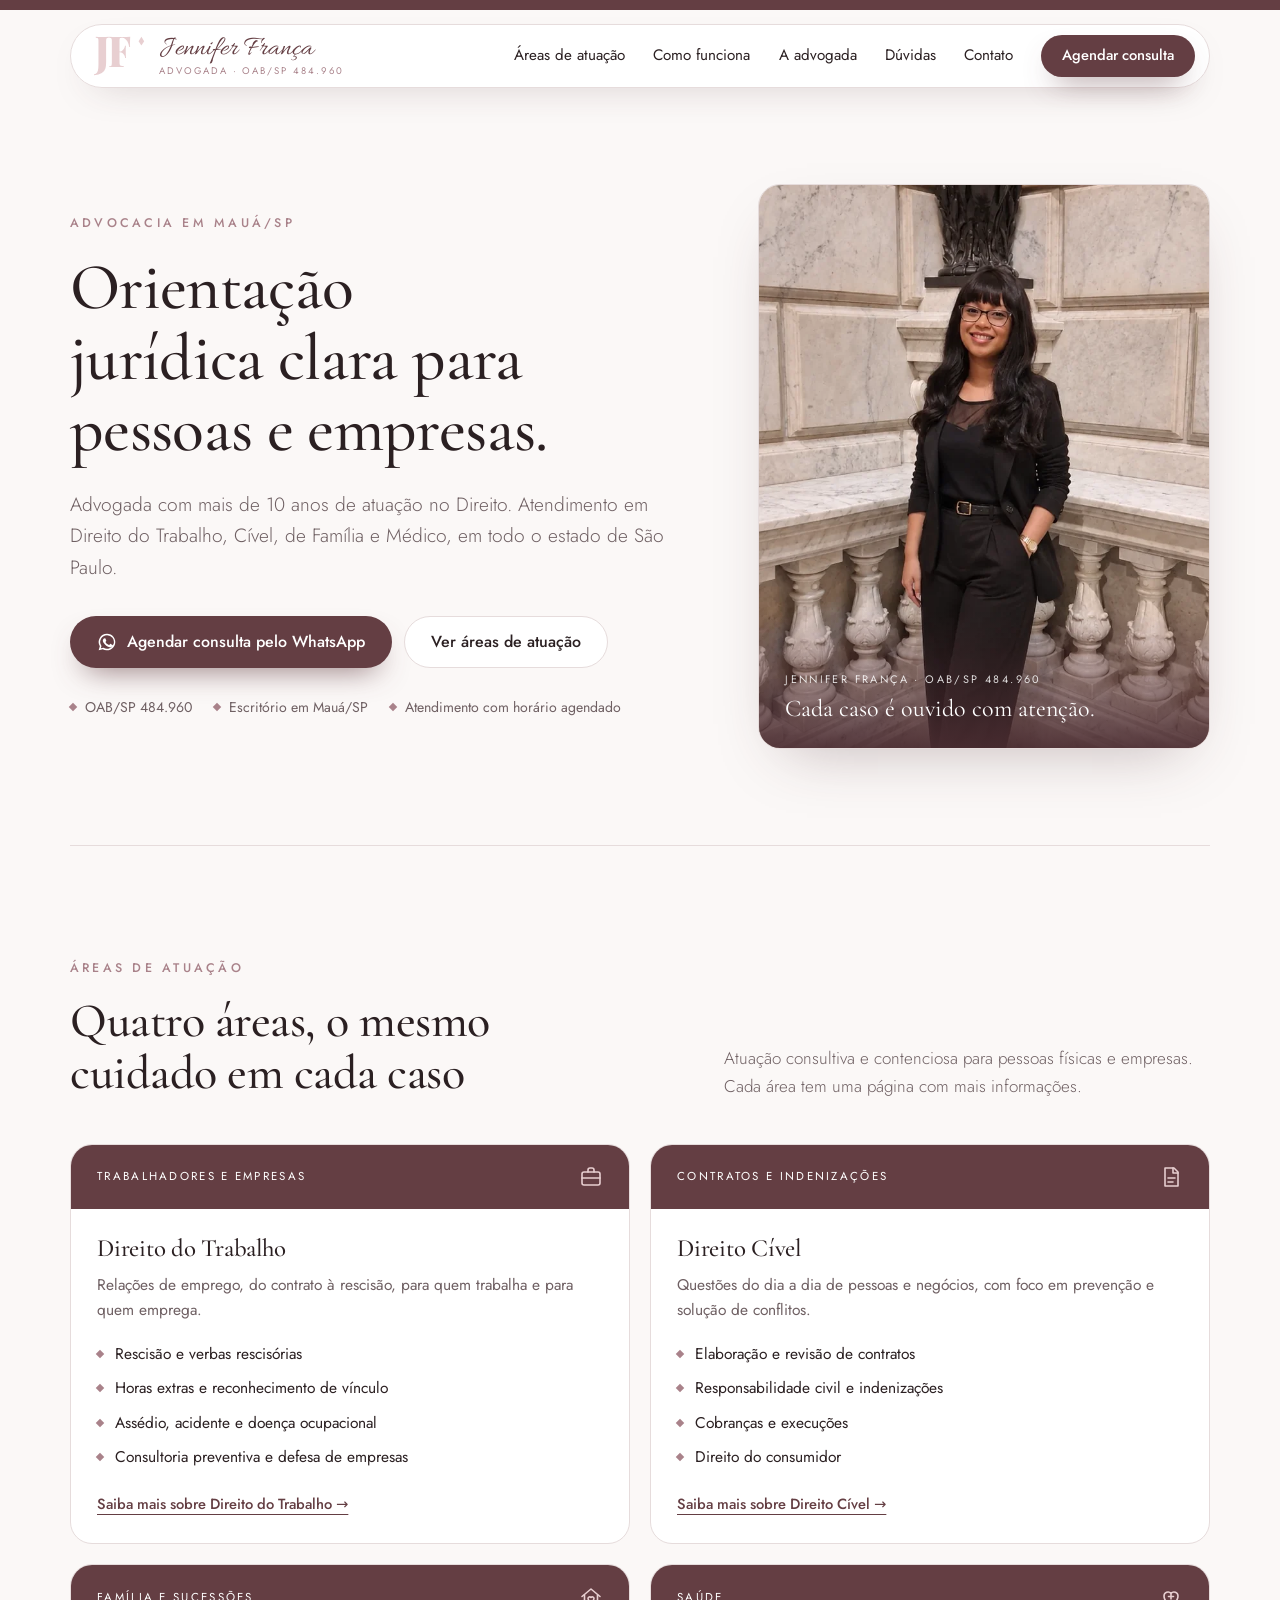
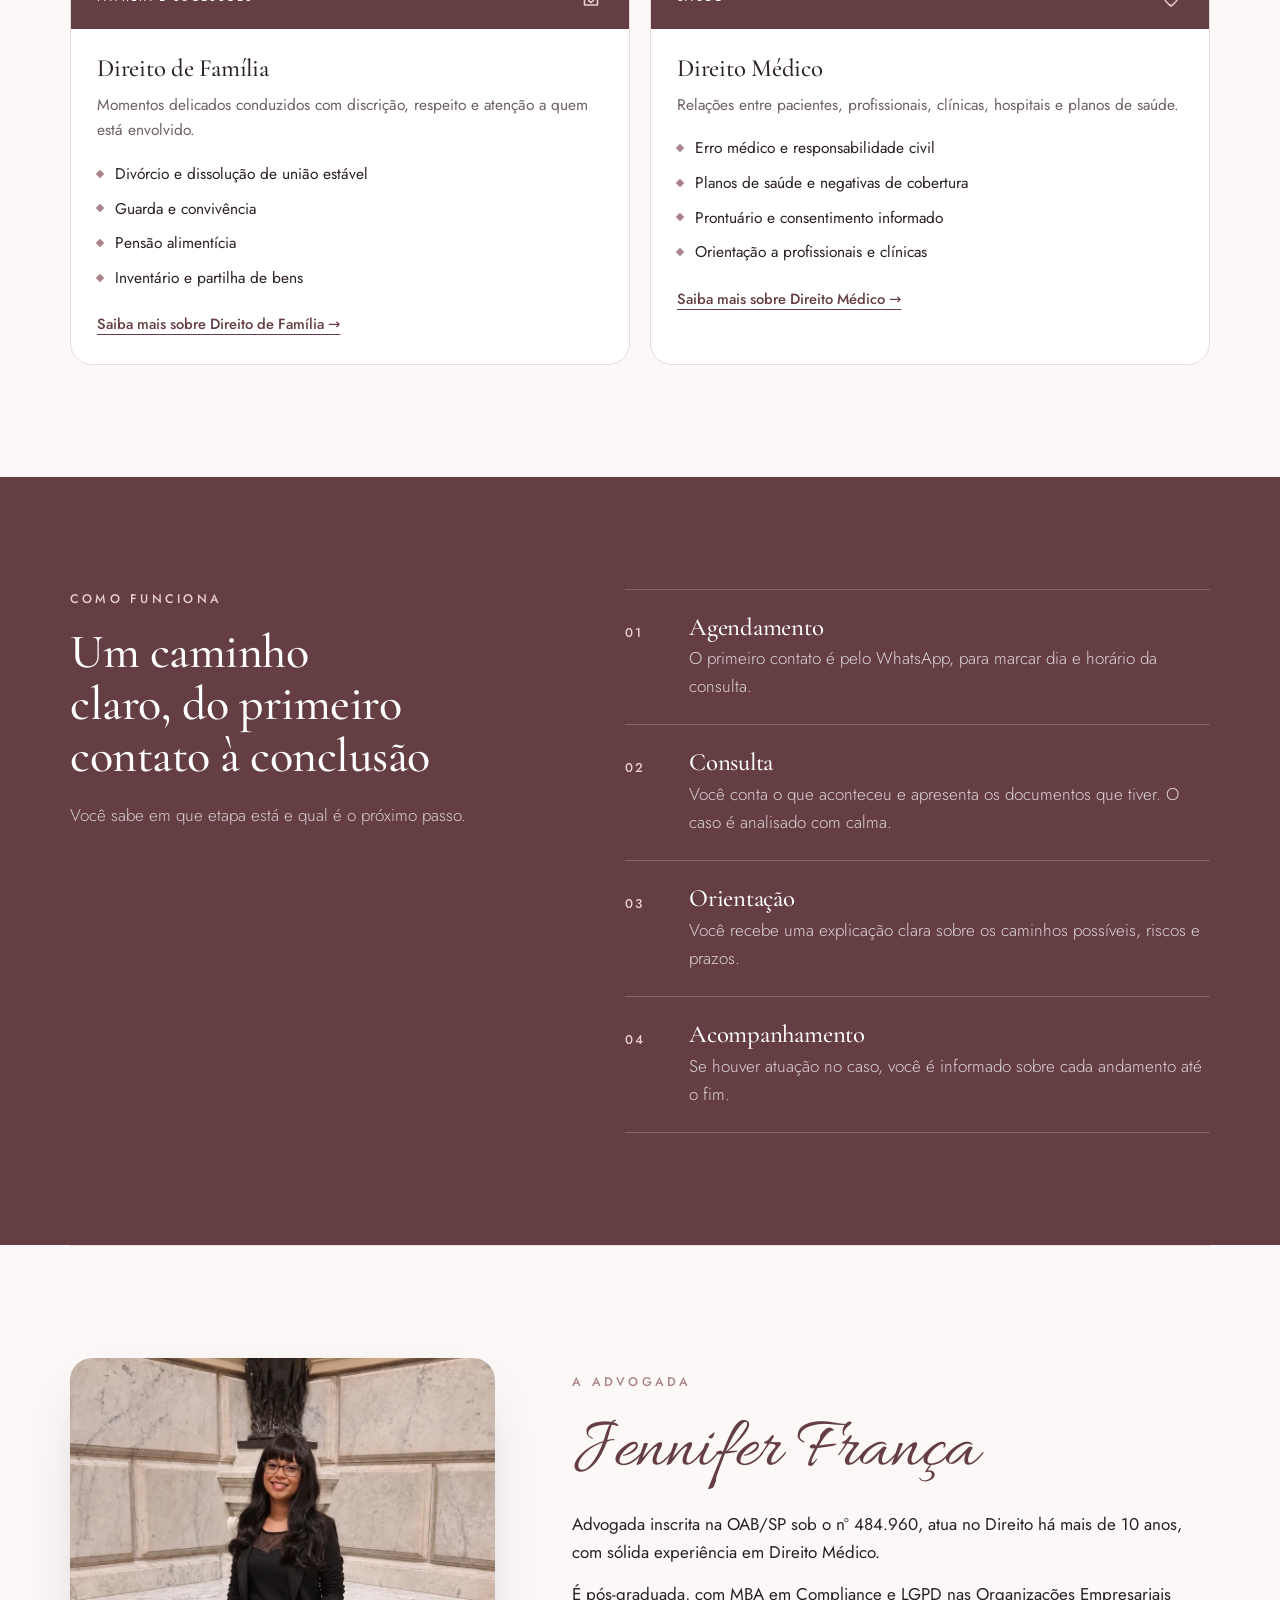
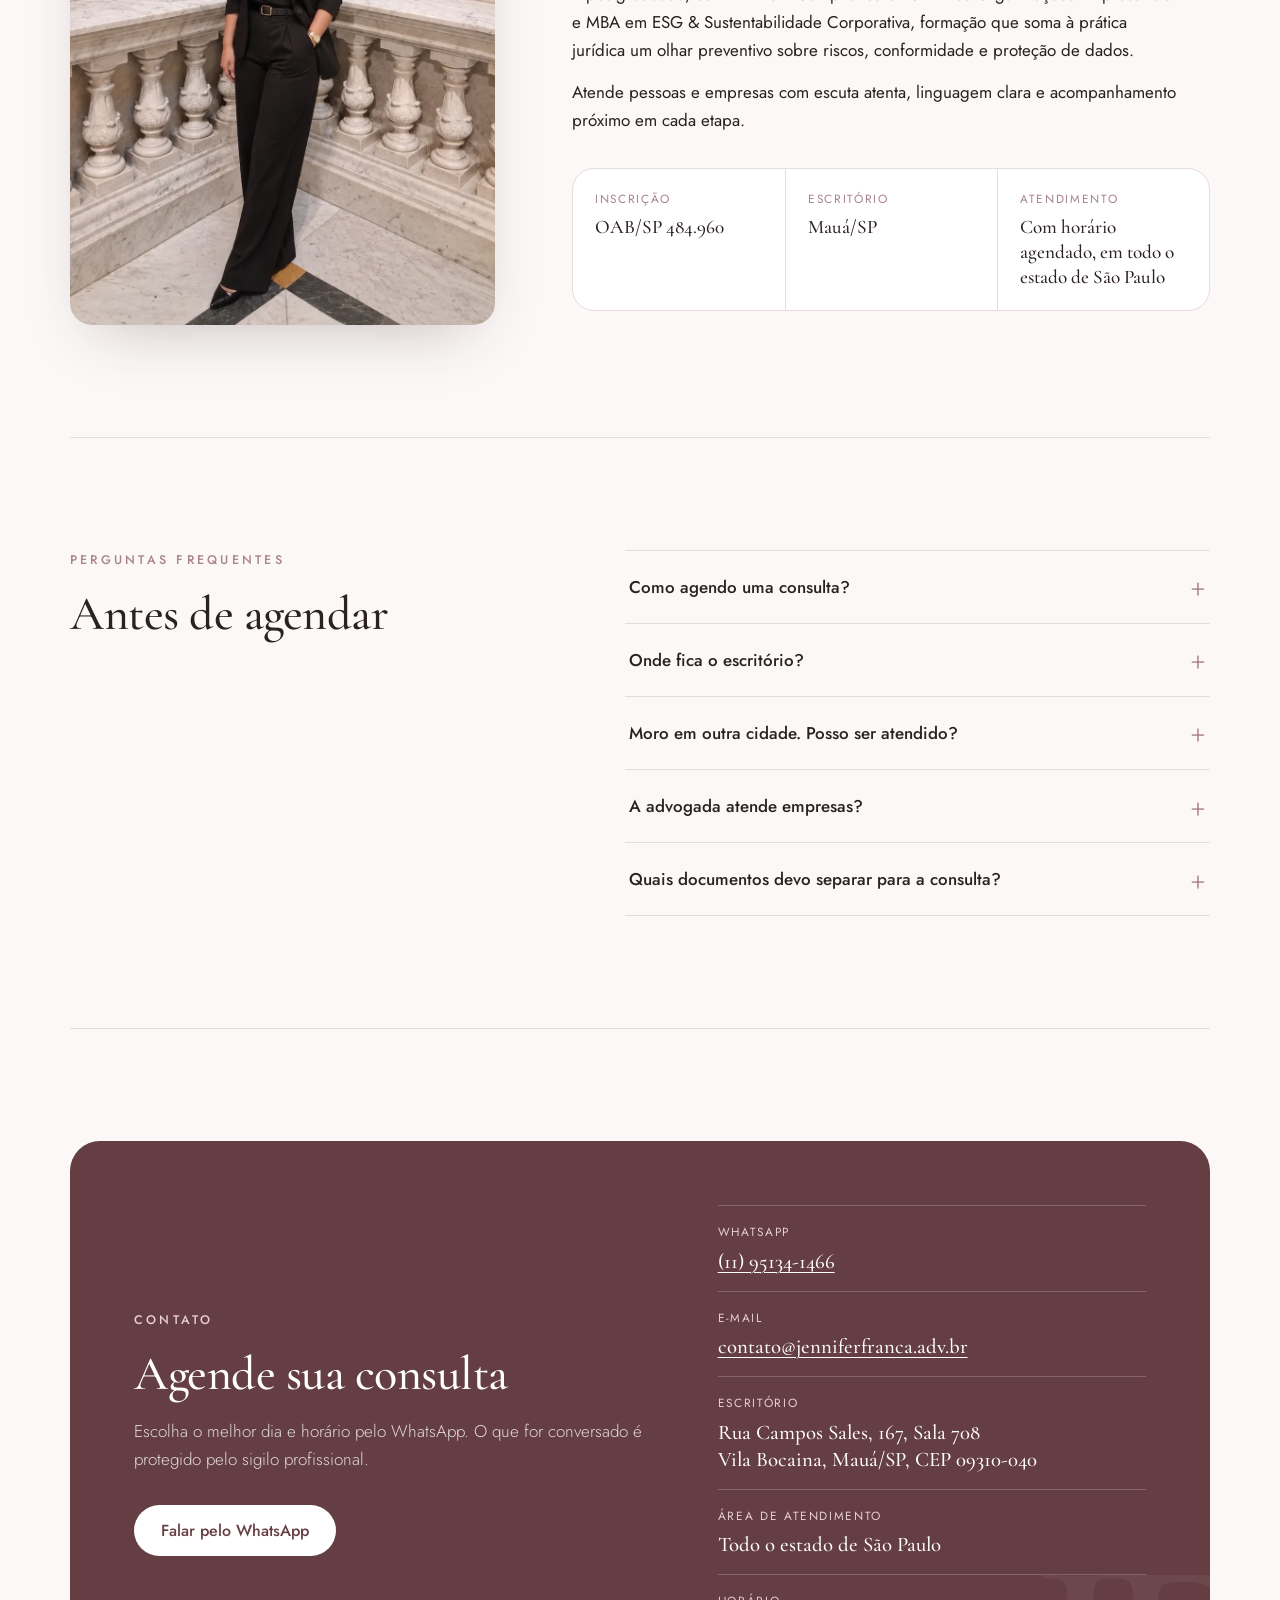
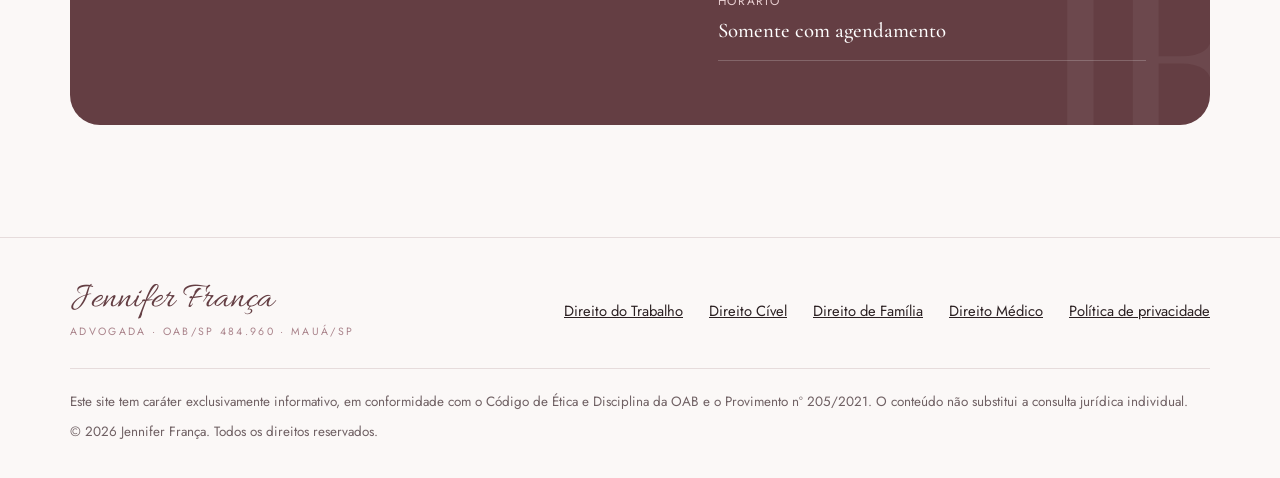
<file: index.html>
<!doctype html>
<html lang="pt-BR">
<head>
  <meta charset="utf-8">
  <meta name="viewport" content="width=device-width, initial-scale=1">
  <title>Advogada em Mauá/SP | Jennifer França | Trabalhista, Cível, Família e Médico</title>
  <meta name="description" content="Jennifer França, advogada em Mauá/SP (OAB/SP 484.960). Direito do Trabalho, Cível, de Família e Médico para pessoas e empresas, com atendimento agendado em todo o estado de São Paulo.">
  <meta name="robots" content="index, follow, max-image-preview:large">
  <meta name="theme-color" content="#643e43">
  <meta name="referrer" content="strict-origin-when-cross-origin">
  <meta name="geo.region" content="BR-SP">
  <meta name="geo.placename" content="Mauá">
  <!-- Reforço da política de segurança (a principal vai nos cabeçalhos HTTP, arquivo _headers) -->
  <meta http-equiv="Content-Security-Policy" content="default-src 'none'; script-src 'self' https://static.cloudflareinsights.com; connect-src https://cloudflareinsights.com; style-src 'self'; font-src 'self'; img-src 'self' data:; manifest-src 'self'; base-uri 'none'; form-action 'none'">

  <meta property="og:type" content="website">
  <meta property="og:locale" content="pt_BR">
  <meta property="og:site_name" content="Jennifer França Advogada">
  <meta property="og:title" content="Advogada em Mauá/SP | Jennifer França">
  <meta property="og:description" content="Direito do Trabalho, Cível, de Família e Médico para pessoas e empresas. Atendimento agendado em todo o estado de São Paulo.">
  <meta name="twitter:card" content="summary_large_image">
  <!-- seo:start (bloco gerado por tools/build.js; não editar à mão) -->
  <link rel="canonical" href="https://jenniferfranca.adv.br/">
  <meta property="og:url" content="https://jenniferfranca.adv.br/">
  <meta property="og:image" content="https://jenniferfranca.adv.br/img/og.png">
  <meta property="og:image:width" content="1200">
  <meta property="og:image:height" content="630">
  <script type="application/ld+json">{"@context":"https://schema.org","@graph":[{"@type":["LegalService","Attorney"],"@id":"https://jenniferfranca.adv.br/#escritorio","url":"https://jenniferfranca.adv.br/","image":"https://jenniferfranca.adv.br/img/og.png","logo":"https://jenniferfranca.adv.br/img/og.png","name":"Dra. Jennifer França Advogada","description":"Advocacia em Direito do Trabalho, Cível, de Família e Médico para pessoas e empresas.","telephone":"+5511951341466","email":"contato@jenniferfranca.adv.br","address":{"@type":"PostalAddress","streetAddress":"Rua Campos Sales, 167, Sala 708, Vila Bocaina","addressLocality":"Mauá","addressRegion":"SP","postalCode":"09310-040","addressCountry":"BR"},"areaServed":{"@type":"State","name":"São Paulo"},"knowsAbout":["Direito do Trabalho","Direito Civil","Direito de Família","Direito Médico","Erro médico","Compliance","LGPD"],"founder":{"@type":"Person","name":"Jennifer França","jobTitle":"Advogada","identifier":"OAB/SP 484.960"}},{"@type":"FAQPage","mainEntity":[{"@type":"Question","name":"Como agendo uma consulta?","acceptedAnswer":{"@type":"Answer","text":"Pelo WhatsApp. Você envia uma mensagem e combina o melhor dia e horário. Os detalhes do caso são conversados na própria consulta."}},{"@type":"Question","name":"Onde fica o escritório?","acceptedAnswer":{"@type":"Answer","text":"O escritório fica na Rua Campos Sales, 167, Sala 708, Vila Bocaina, Mauá/SP. O atendimento presencial acontece somente com horário agendado."}},{"@type":"Question","name":"Moro em outra cidade. Posso ser atendido?","acceptedAnswer":{"@type":"Answer","text":"Sim, desde que no estado de São Paulo. A consulta pode ser feita por videochamada, e os documentos podem ser enviados em formato digital."}},{"@type":"Question","name":"A advogada atende empresas?","acceptedAnswer":{"@type":"Answer","text":"Sim. O atendimento abrange pessoas físicas e empresas, tanto em consultoria preventiva quanto em processos."}},{"@type":"Question","name":"Quais documentos devo separar para a consulta?","acceptedAnswer":{"@type":"Answer","text":"Documentos pessoais e tudo o que estiver relacionado ao caso: contratos, comprovantes, notificações, mensagens e e-mails. Se não tiver tudo, não há problema: a consulta também serve para indicar o que será necessário."}}]}]}</script>
  <!-- seo:end -->

  <link rel="icon" href="img/favicon.svg" type="image/svg+xml">
  <link rel="preload" href="fonts/cormorant-garamond-latin-500-normal.woff2" as="font" type="font/woff2" crossorigin>
  <link rel="preload" href="fonts/jost-latin-400-normal.woff2" as="font" type="font/woff2" crossorigin>
  <link rel="stylesheet" href="css/style.css">
  <script src="js/main.js" defer></script>
</head>
<body>
  <a class="skip" href="#conteudo">Pular para o conteúdo</a>

  <div class="topband" aria-hidden="true"></div>

  <header class="nav-wrap">
    <nav class="nav" aria-label="Principal">
      <a class="brand" href="#topo" aria-label="Jennifer França Advogada, início">
        <img class="brand-mark" src="img/logo-mark.svg" alt="" width="250" height="184">
        <span class="brand-text">
          <span class="brand-name">Jennifer França</span>
          <span class="brand-sub">Advogada · OAB/SP 484.960</span>
        </span>
      </a>
      <button class="nav-toggle" type="button" aria-expanded="false" aria-controls="menu">
        <span class="sr-only">Abrir menu</span>
        <span class="bars" aria-hidden="true"></span>
      </button>
      <ul class="menu" id="menu">
        <li><a href="#areas">Áreas de atuação</a></li>
        <li><a href="#como-funciona">Como funciona</a></li>
        <li><a href="#sobre">A advogada</a></li>
        <li><a href="#duvidas">Dúvidas</a></li>
        <li><a href="#contato">Contato</a></li>
        <li><a class="btn btn-primary btn-sm js-whats" href="#contato">Agendar consulta</a></li>
      </ul>
    </nav>
  </header>

  <main id="conteudo">
    <!-- ============ INÍCIO ============ -->
    <section class="hero container" id="topo">
      <div class="hero-copy">
        <p class="eyebrow">Advocacia em Mauá/SP</p>
        <h1>Orientação jurídica clara para pessoas e empresas.</h1>
        <p class="lead">Advogada com mais de 10 anos de atuação no Direito. Atendimento em Direito do Trabalho, Cível, de Família e Médico, em todo o estado de São Paulo.</p>
        <div class="actions">
          <a class="btn btn-primary js-whats" href="#contato">
            <svg class="ico" viewBox="0 0 24 24" aria-hidden="true"><path d="M12 2a10 10 0 0 0-8.600 15.100L2 22l5-1.300A10 10 0 1 0 12 2Zm0 1.800a8.200 8.200 0 1 1-4.200 15.200l-.3-.2-2.900.8.8-2.800-.2-.3A8.200 8.200 0 0 1 12 3.800Zm-3.300 4c-.2 0-.5 0-.7.3-.3.3-1 1-1 2.300s1 2.700 1.200 2.900c.1.200 2 3.200 5 4.300 2.400.9 2.900.8 3.500.7.500-.1 1.700-.7 1.900-1.400.2-.6.2-1.200.2-1.300-.1-.2-.3-.2-.6-.4l-1.900-.9c-.3-.1-.5-.1-.7.2l-.8 1c-.2.2-.3.2-.6.1-.3-.2-1.200-.5-2.300-1.400-.9-.8-1.400-1.700-1.600-2-.2-.3 0-.4.1-.6l.4-.5.3-.5c.1-.2 0-.4 0-.5l-.9-2c-.2-.5-.4-.5-.5-.5h-.5Z"/></svg>
            Agendar consulta pelo WhatsApp
          </a>
          <a class="btn btn-ghost" href="#areas">Ver áreas de atuação</a>
        </div>
        <ul class="facts">
          <li>OAB/SP 484.960</li>
          <li>Escritório em Mauá/SP</li>
          <li>Atendimento com horário agendado</li>
        </ul>
      </div>

      <figure class="portrait">
        <img src="img/jennifer.webp" alt="Jennifer França, advogada em Mauá/SP" width="700" height="875" fetchpriority="high">
        <figcaption>
          <span class="cap-label">Jennifer França · OAB/SP 484.960</span>
          <span class="cap-text">Cada caso é ouvido com atenção.</span>
        </figcaption>
      </figure>
    </section>

    <!-- ============ ÁREAS ============ -->
    <section class="section container" id="areas">
      <div class="section-head">
        <div>
          <p class="eyebrow">Áreas de atuação</p>
          <h2>Quatro áreas, o mesmo cuidado em cada caso</h2>
        </div>
        <p class="aside">Atuação consultiva e contenciosa para pessoas físicas e empresas. Cada área tem uma página com mais informações.</p>
      </div>

      <div class="cards">
        <article class="card">
          <header><span>Trabalhadores e empresas</span>
            <svg class="ico" viewBox="0 0 24 24" aria-hidden="true"><rect x="3" y="7" width="18" height="13" rx="2"/><path d="M9 7V5a2 2 0 0 1 2-2h2a2 2 0 0 1 2 2v2M3 13h18"/></svg>
          </header>
          <div class="card-body">
            <h3><a href="direito-do-trabalho.html">Direito do Trabalho</a></h3>
            <p>Relações de emprego, do contrato à rescisão, para quem trabalha e para quem emprega.</p>
            <ul>
              <li>Rescisão e verbas rescisórias</li>
              <li>Horas extras e reconhecimento de vínculo</li>
              <li>Assédio, acidente e doença ocupacional</li>
              <li>Consultoria preventiva e defesa de empresas</li>
            </ul>
            <a class="more" href="direito-do-trabalho.html">Saiba mais sobre Direito do Trabalho</a>
          </div>
        </article>

        <article class="card">
          <header><span>Contratos e indenizações</span>
            <svg class="ico" viewBox="0 0 24 24" aria-hidden="true"><path d="M6 3h9l4 4v14H6z"/><path d="M14 3v5h5M9 13h7M9 17h5"/></svg>
          </header>
          <div class="card-body">
            <h3><a href="direito-civil.html">Direito Cível</a></h3>
            <p>Questões do dia a dia de pessoas e negócios, com foco em prevenção e solução de conflitos.</p>
            <ul>
              <li>Elaboração e revisão de contratos</li>
              <li>Responsabilidade civil e indenizações</li>
              <li>Cobranças e execuções</li>
              <li>Direito do consumidor</li>
            </ul>
            <a class="more" href="direito-civil.html">Saiba mais sobre Direito Cível</a>
          </div>
        </article>

        <article class="card">
          <header><span>Família e sucessões</span>
            <svg class="ico" viewBox="0 0 24 24" aria-hidden="true"><path d="M3 11.500 12 4l9 7.500"/><path d="M5.500 10v10h13V10"/><path d="M12 17.500s-3-1.800-3-4a1.700 1.700 0 0 1 3-1 1.700 1.700 0 0 1 3 1c0 2.200-3 4-3 4Z"/></svg>
          </header>
          <div class="card-body">
            <h3><a href="direito-de-familia.html">Direito de Família</a></h3>
            <p>Momentos delicados conduzidos com discrição, respeito e atenção a quem está envolvido.</p>
            <ul>
              <li>Divórcio e dissolução de união estável</li>
              <li>Guarda e convivência</li>
              <li>Pensão alimentícia</li>
              <li>Inventário e partilha de bens</li>
            </ul>
            <a class="more" href="direito-de-familia.html">Saiba mais sobre Direito de Família</a>
          </div>
        </article>

        <article class="card">
          <header><span>Saúde</span>
            <svg class="ico" viewBox="0 0 24 24" aria-hidden="true"><path d="M12 21s-7-4.500-7-10a4 4 0 0 1 7-2.600A4 4 0 0 1 19 11c0 5.500-7 10-7 10Z"/><path d="M12 9v5M9.500 11.500h5"/></svg>
          </header>
          <div class="card-body">
            <h3><a href="direito-medico.html">Direito Médico</a></h3>
            <p>Relações entre pacientes, profissionais, clínicas, hospitais e planos de saúde.</p>
            <ul>
              <li>Erro médico e responsabilidade civil</li>
              <li>Planos de saúde e negativas de cobertura</li>
              <li>Prontuário e consentimento informado</li>
              <li>Orientação a profissionais e clínicas</li>
            </ul>
            <a class="more" href="direito-medico.html">Saiba mais sobre Direito Médico</a>
          </div>
        </article>
      </div>
    </section>

    <!-- ============ COMO FUNCIONA ============ -->
    <section class="section section-dark" id="como-funciona">
      <div class="container split">
        <div>
          <p class="eyebrow">Como funciona</p>
          <h2>Um caminho claro, do primeiro contato à conclusão</h2>
          <p class="aside">Você sabe em que etapa está e qual é o próximo passo.</p>
        </div>
        <ol class="steps">
          <li><span class="num">01</span><div><h3>Agendamento</h3><p>O primeiro contato é pelo WhatsApp, para marcar dia e horário da consulta.</p></div></li>
          <li><span class="num">02</span><div><h3>Consulta</h3><p>Você conta o que aconteceu e apresenta os documentos que tiver. O caso é analisado com calma.</p></div></li>
          <li><span class="num">03</span><div><h3>Orientação</h3><p>Você recebe uma explicação clara sobre os caminhos possíveis, riscos e prazos.</p></div></li>
          <li><span class="num">04</span><div><h3>Acompanhamento</h3><p>Se houver atuação no caso, você é informado sobre cada andamento até o fim.</p></div></li>
        </ol>
      </div>
    </section>

    <!-- ============ SOBRE ============ -->
    <section class="section container about" id="sobre">
      <div class="about-photo">
        <img src="img/jennifer-corpo.webp" alt="Jennifer França, advogada inscrita na OAB/SP" width="900" height="1200" loading="lazy">
      </div>
      <div>
        <p class="eyebrow">A advogada</p>
        <h2 class="script-title">Jennifer França</h2>
        <p>Advogada inscrita na OAB/SP sob o nº 484.960, atua no Direito há mais de 10 anos, com sólida experiência em Direito Médico.</p>
        <p>É pós-graduada, com MBA em Compliance e LGPD nas Organizações Empresariais e MBA em ESG &amp; Sustentabilidade Corporativa, formação que soma à prática jurídica um olhar preventivo sobre riscos, conformidade e proteção de dados.</p>
        <p>Atende pessoas e empresas com escuta atenta, linguagem clara e acompanhamento próximo em cada etapa.</p>
        <dl class="info">
          <div><dt>Inscrição</dt><dd>OAB/SP 484.960</dd></div>
          <div><dt>Escritório</dt><dd>Mauá/SP</dd></div>
          <div><dt>Atendimento</dt><dd>Com horário agendado, em todo o estado de São Paulo</dd></div>
        </dl>
      </div>
    </section>

    <!-- ============ DÚVIDAS ============ -->
    <section class="section container split" id="duvidas">
      <div>
        <p class="eyebrow">Perguntas frequentes</p>
        <h2>Antes de agendar</h2>
      </div>
      <div class="faq">
        <details>
          <summary>Como agendo uma consulta?</summary>
          <p>Pelo WhatsApp. Você envia uma mensagem e combina o melhor dia e horário. Os detalhes do caso são conversados na própria consulta.</p>
        </details>
        <details>
          <summary>Onde fica o escritório?</summary>
          <p>O escritório fica na Rua Campos Sales, 167, Sala 708, Vila Bocaina, Mauá/SP. O atendimento presencial acontece somente com horário agendado.</p>
        </details>
        <details>
          <summary>Moro em outra cidade. Posso ser atendido?</summary>
          <p>Sim, desde que no estado de São Paulo. A consulta pode ser feita por videochamada, e os documentos podem ser enviados em formato digital.</p>
        </details>
        <details>
          <summary>A advogada atende empresas?</summary>
          <p>Sim. O atendimento abrange pessoas físicas e empresas, tanto em consultoria preventiva quanto em processos.</p>
        </details>
        <details>
          <summary>Quais documentos devo separar para a consulta?</summary>
          <p>Documentos pessoais e tudo o que estiver relacionado ao caso: contratos, comprovantes, notificações, mensagens e e-mails. Se não tiver tudo, não há problema: a consulta também serve para indicar o que será necessário.</p>
        </details>
      </div>
    </section>

    <!-- ============ CONTATO ============ -->
    <section class="section container" id="contato">
      <div class="contact">
        <div>
          <p class="eyebrow">Contato</p>
          <h2>Agende sua consulta</h2>
          <p>Escolha o melhor dia e horário pelo WhatsApp. O que for conversado é protegido pelo sigilo profissional.</p>
          <div class="actions">
            <a class="btn btn-light js-whats" href="#contato">Falar pelo WhatsApp</a>
          </div>
        </div>
        <dl class="contact-list">
          <div><dt>WhatsApp</dt><dd><a class="js-whats js-whats-label" href="#contato">(11) 95134-1466</a></dd></div>
          <div><dt>E-mail</dt><dd><a href="mailto:contato@jenniferfranca.adv.br">contato@jenniferfranca.adv.br</a></dd></div>
          <div><dt>Escritório</dt><dd><address>Rua Campos Sales, 167, Sala 708<br>Vila Bocaina, Mauá/SP, CEP 09310-040</address></dd></div>
          <div><dt>Área de atendimento</dt><dd>Todo o estado de São Paulo</dd></div>
          <div><dt>Horário</dt><dd>Somente com agendamento</dd></div>
        </dl>
      </div>
    </section>
  </main>

  <footer class="footer">
    <div class="container footer-grid">
      <div>
        <p class="footer-sign">Jennifer França</p>
        <p class="footer-sub">Advogada · OAB/SP 484.960 · Mauá/SP</p>
      </div>
      <ul class="footer-links">
        <li><a href="direito-do-trabalho.html">Direito do Trabalho</a></li>
        <li><a href="direito-civil.html">Direito Cível</a></li>
        <li><a href="direito-de-familia.html">Direito de Família</a></li>
        <li><a href="direito-medico.html">Direito Médico</a></li>
        <li><a href="privacidade.html">Política de privacidade</a></li>
      </ul>
    </div>
    <div class="container footer-note">
      <p>Este site tem caráter exclusivamente informativo, em conformidade com o Código de Ética e Disciplina da OAB e o Provimento nº 205/2021. O conteúdo não substitui a consulta jurídica individual.</p>
      <p>© <span class="js-year">2026</span> Jennifer França. Todos os direitos reservados.</p>
    </div>
  </footer>
</body>
</html>
</file>
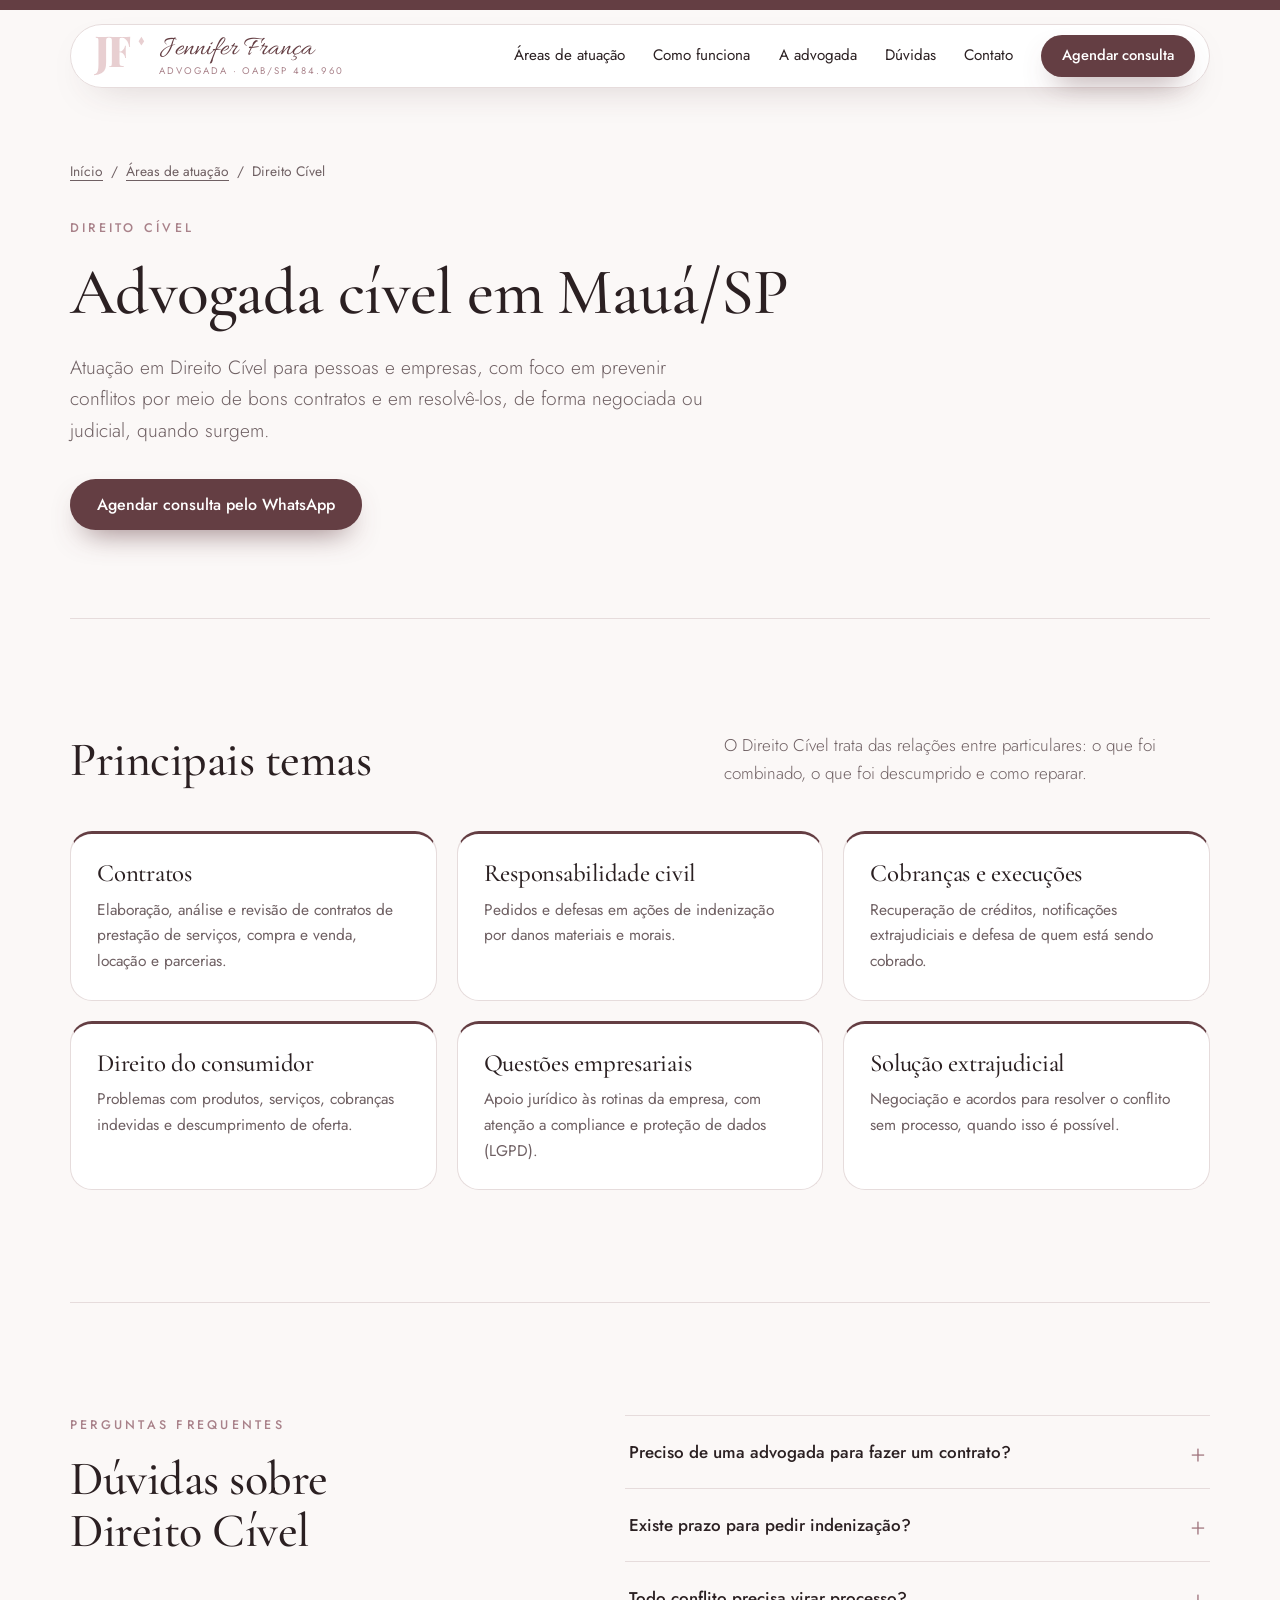
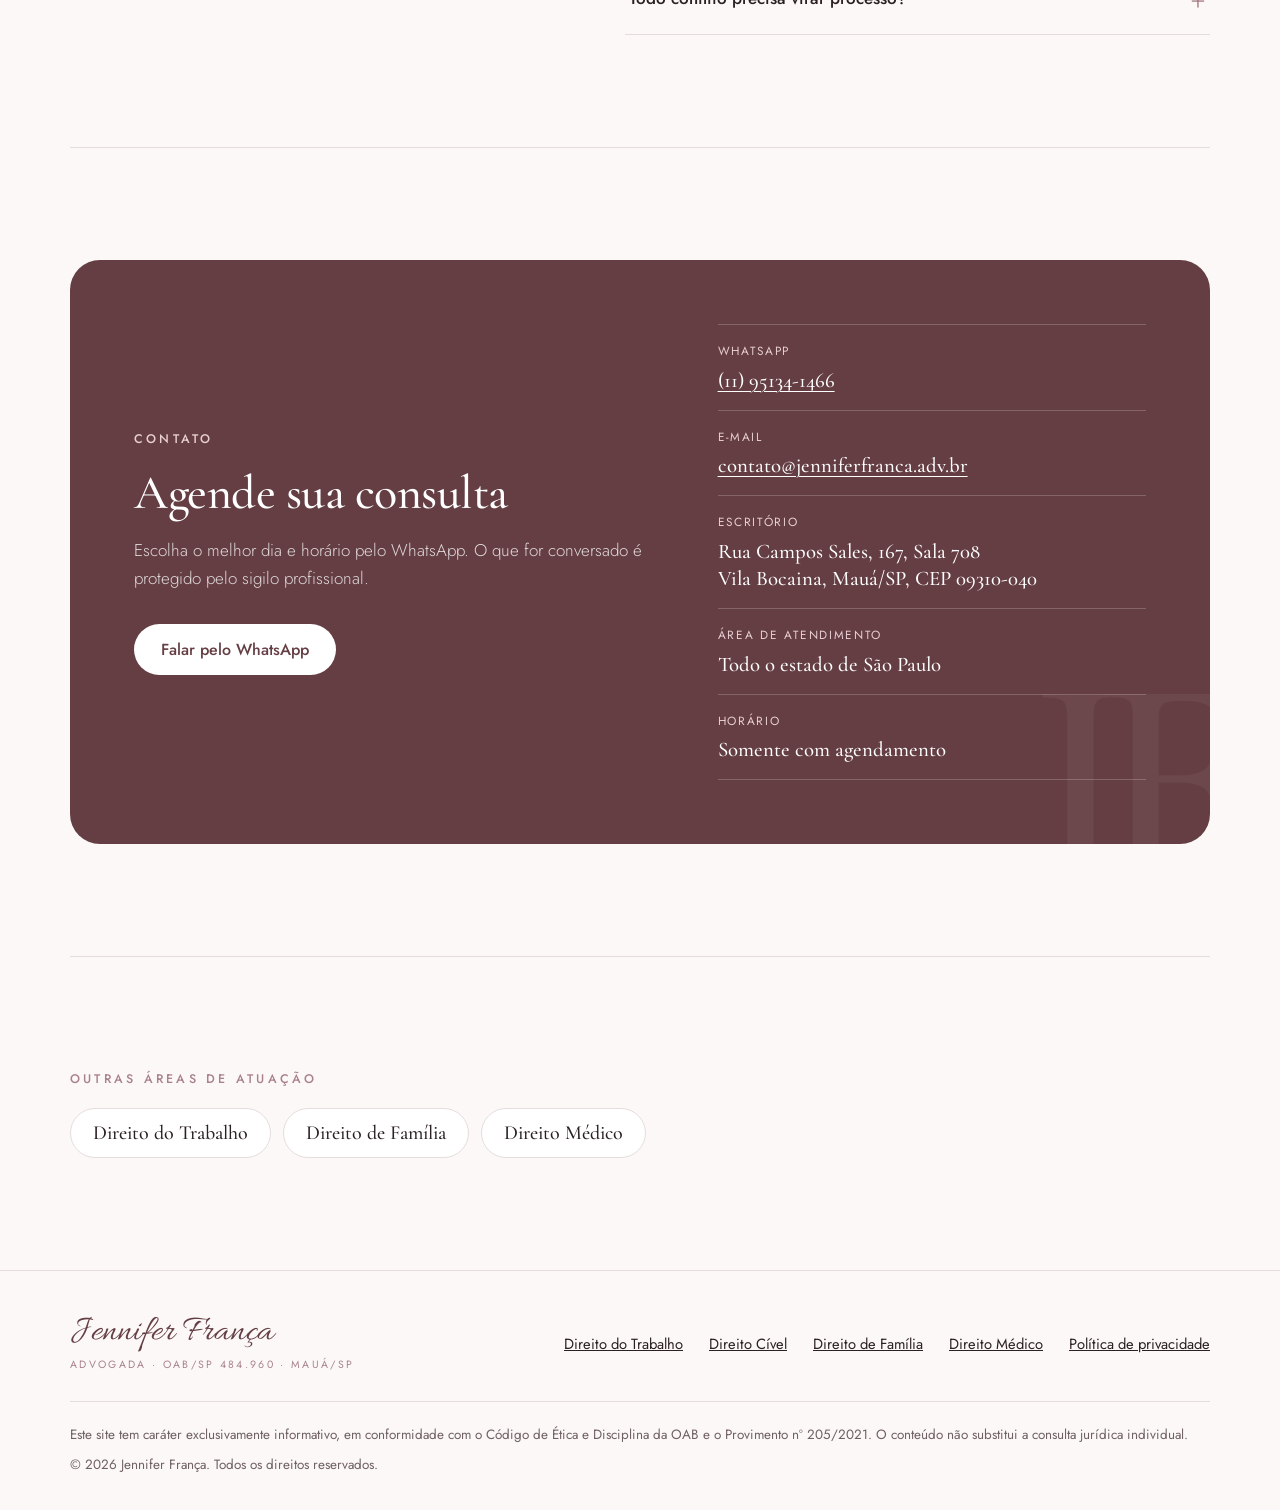
<file: direito-civil.html>
<!doctype html>
<html lang="pt-BR">
<head>
  <meta charset="utf-8">
  <meta name="viewport" content="width=device-width, initial-scale=1">
  <title>Advogada Cível em Mauá/SP | Contratos e Indenizações | Jennifer França</title>
  <meta name="description" content="Advogada cível em Mauá/SP: contratos, responsabilidade civil, indenizações, cobranças e direito do consumidor para pessoas e empresas no estado de São Paulo.">
  <meta name="robots" content="index, follow, max-image-preview:large">
  <meta name="theme-color" content="#643e43">
  <meta name="referrer" content="strict-origin-when-cross-origin">
  <meta http-equiv="Content-Security-Policy" content="default-src 'none'; script-src 'self' https://static.cloudflareinsights.com; connect-src https://cloudflareinsights.com; style-src 'self'; font-src 'self'; img-src 'self' data:; manifest-src 'self'; base-uri 'none'; form-action 'none'">
  <meta property="og:type" content="article">
  <meta property="og:locale" content="pt_BR">
  <meta property="og:site_name" content="Jennifer França Advogada">
  <meta property="og:title" content="Advogada Cível em Mauá/SP | Contratos e Indenizações | Jennifer França">
  <meta property="og:description" content="Advogada cível em Mauá/SP: contratos, responsabilidade civil, indenizações, cobranças e direito do consumidor para pessoas e empresas no estado de São Paulo.">
  <meta name="twitter:card" content="summary_large_image">
  <link rel="canonical" href="https://jenniferfranca.adv.br/direito-civil">
  <meta property="og:url" content="https://jenniferfranca.adv.br/direito-civil">
  <meta property="og:image" content="https://jenniferfranca.adv.br/img/og.png">
  <meta property="og:image:width" content="1200">
  <meta property="og:image:height" content="630">
  <script type="application/ld+json">{"@context":"https://schema.org","@graph":[{"@type":["LegalService","Attorney"],"@id":"https://jenniferfranca.adv.br/#escritorio","url":"https://jenniferfranca.adv.br/","image":"https://jenniferfranca.adv.br/img/og.png","logo":"https://jenniferfranca.adv.br/img/og.png","name":"Dra. Jennifer França Advogada","description":"Advocacia em Direito do Trabalho, Cível, de Família e Médico para pessoas e empresas.","telephone":"+5511951341466","email":"contato@jenniferfranca.adv.br","address":{"@type":"PostalAddress","streetAddress":"Rua Campos Sales, 167, Sala 708, Vila Bocaina","addressLocality":"Mauá","addressRegion":"SP","postalCode":"09310-040","addressCountry":"BR"},"areaServed":{"@type":"State","name":"São Paulo"},"knowsAbout":["Direito do Trabalho","Direito Civil","Direito de Família","Direito Médico","Erro médico","Compliance","LGPD"],"founder":{"@type":"Person","name":"Jennifer França","jobTitle":"Advogada","identifier":"OAB/SP 484.960"}},{"@type":"BreadcrumbList","itemListElement":[{"@type":"ListItem","position":1,"name":"Início","item":"https://jenniferfranca.adv.br/"},{"@type":"ListItem","position":2,"name":"Direito Cível"}]},{"@type":"FAQPage","mainEntity":[{"@type":"Question","name":"Preciso de uma advogada para fazer um contrato?","acceptedAnswer":{"@type":"Answer","text":"Não é obrigatório, mas um contrato bem redigido evita dúvidas sobre o que foi combinado e reduz o risco de conflito. A revisão antes da assinatura costuma ser mais simples do que a discussão depois."}},{"@type":"Question","name":"Existe prazo para pedir indenização?","acceptedAnswer":{"@type":"Answer","text":"Sim, e ele varia conforme o tipo de situação. Por isso é importante buscar orientação logo após o ocorrido, para que o prazo aplicável ao caso seja verificado."}},{"@type":"Question","name":"Todo conflito precisa virar processo?","acceptedAnswer":{"@type":"Answer","text":"Não. Muitas situações podem ser resolvidas por notificação ou acordo. O caminho adequado depende do caso e é avaliado na consulta."}}]}]}</script>
  <link rel="icon" href="img/favicon.svg" type="image/svg+xml">
  <link rel="stylesheet" href="css/style.css">
  <script src="js/main.js" defer></script>
</head>
<body>
  <a class="skip" href="#conteudo">Pular para o conteúdo</a>
  <div class="topband" aria-hidden="true"></div>

  <header class="nav-wrap">
    <nav class="nav" aria-label="Principal">
      <a class="brand" href="index.html" aria-label="Jennifer França Advogada, início">
        <img class="brand-mark" src="img/logo-mark.svg" alt="" width="250" height="184">
        <span class="brand-text">
          <span class="brand-name">Jennifer França</span>
          <span class="brand-sub">Advogada · OAB/SP 484.960</span>
        </span>
      </a>
      <button class="nav-toggle" type="button" aria-expanded="false" aria-controls="menu">
        <span class="sr-only">Abrir menu</span>
        <span class="bars" aria-hidden="true"></span>
      </button>
      <ul class="menu" id="menu">
        <li><a href="index.html#areas">Áreas de atuação</a></li>
        <li><a href="index.html#como-funciona">Como funciona</a></li>
        <li><a href="index.html#sobre">A advogada</a></li>
        <li><a href="index.html#duvidas">Dúvidas</a></li>
        <li><a href="#contato">Contato</a></li>
        <li><a class="btn btn-primary btn-sm js-whats" href="#contato">Agendar consulta</a></li>
      </ul>
    </nav>
  </header>

  <main id="conteudo">
    <section class="page-hero container">
      <nav class="crumbs" aria-label="Você está em">
        <a href="index.html">Início</a><span aria-hidden="true">/</span><a href="index.html#areas">Áreas de atuação</a><span aria-hidden="true">/</span><span aria-current="page">Direito Cível</span>
      </nav>
      <p class="eyebrow">Direito Cível</p>
      <h1>Advogada cível em Mauá/SP</h1>
      <p class="lead">Atuação em Direito Cível para pessoas e empresas, com foco em prevenir conflitos por meio de bons contratos e em resolvê-los, de forma negociada ou judicial, quando surgem.</p>
      <div class="actions">
        <a class="btn btn-primary js-whats" href="#contato">Agendar consulta pelo WhatsApp</a>
      </div>
    </section>

    <section class="section container">
      <div class="section-head">
        <h2>Principais temas</h2>
        <p class="aside">O Direito Cível trata das relações entre particulares: o que foi combinado, o que foi descumprido e como reparar.</p>
      </div>
      <div class="topics">
        <article class="topic"><h3>Contratos</h3><p>Elaboração, análise e revisão de contratos de prestação de serviços, compra e venda, locação e parcerias.</p></article>
        <article class="topic"><h3>Responsabilidade civil</h3><p>Pedidos e defesas em ações de indenização por danos materiais e morais.</p></article>
        <article class="topic"><h3>Cobranças e execuções</h3><p>Recuperação de créditos, notificações extrajudiciais e defesa de quem está sendo cobrado.</p></article>
        <article class="topic"><h3>Direito do consumidor</h3><p>Problemas com produtos, serviços, cobranças indevidas e descumprimento de oferta.</p></article>
        <article class="topic"><h3>Questões empresariais</h3><p>Apoio jurídico às rotinas da empresa, com atenção a compliance e proteção de dados (LGPD).</p></article>
        <article class="topic"><h3>Solução extrajudicial</h3><p>Negociação e acordos para resolver o conflito sem processo, quando isso é possível.</p></article>
      </div>
    </section>

    <section class="section container split">
      <div>
        <p class="eyebrow">Perguntas frequentes</p>
        <h2>Dúvidas sobre Direito Cível</h2>
      </div>
      <div class="faq">
        <details>
          <summary>Preciso de uma advogada para fazer um contrato?</summary>
          <p>Não é obrigatório, mas um contrato bem redigido evita dúvidas sobre o que foi combinado e reduz o risco de conflito. A revisão antes da assinatura costuma ser mais simples do que a discussão depois.</p>
        </details>
        <details>
          <summary>Existe prazo para pedir indenização?</summary>
          <p>Sim, e ele varia conforme o tipo de situação. Por isso é importante buscar orientação logo após o ocorrido, para que o prazo aplicável ao caso seja verificado.</p>
        </details>
        <details>
          <summary>Todo conflito precisa virar processo?</summary>
          <p>Não. Muitas situações podem ser resolvidas por notificação ou acordo. O caminho adequado depende do caso e é avaliado na consulta.</p>
        </details>
      </div>
    </section>

    <section class="section container" id="contato">
      <div class="contact">
        <div>
          <p class="eyebrow">Contato</p>
          <h2>Agende sua consulta</h2>
          <p>Escolha o melhor dia e horário pelo WhatsApp. O que for conversado é protegido pelo sigilo profissional.</p>
          <div class="actions"><a class="btn btn-light js-whats" href="#contato">Falar pelo WhatsApp</a></div>
        </div>
        <dl class="contact-list">
          <div><dt>WhatsApp</dt><dd><a class="js-whats js-whats-label" href="#contato">(11) 95134-1466</a></dd></div>
          <div><dt>E-mail</dt><dd><a href="mailto:contato@jenniferfranca.adv.br">contato@jenniferfranca.adv.br</a></dd></div>
          <div><dt>Escritório</dt><dd><address>Rua Campos Sales, 167, Sala 708<br>Vila Bocaina, Mauá/SP, CEP 09310-040</address></dd></div>
          <div><dt>Área de atendimento</dt><dd>Todo o estado de São Paulo</dd></div>
          <div><dt>Horário</dt><dd>Somente com agendamento</dd></div>
        </dl>
      </div>
    </section>

    <section class="section container">
      <p class="eyebrow">Outras áreas de atuação</p>
      <ul class="other-areas">
        <li><a href="direito-do-trabalho.html">Direito do Trabalho</a></li>
        <li><a href="direito-de-familia.html">Direito de Família</a></li>
        <li><a href="direito-medico.html">Direito Médico</a></li>
      </ul>
    </section>
  </main>

  <footer class="footer">
    <div class="container footer-grid">
      <div>
        <p class="footer-sign">Jennifer França</p>
        <p class="footer-sub">Advogada · OAB/SP 484.960 · Mauá/SP</p>
      </div>
      <ul class="footer-links">
        <li><a href="direito-do-trabalho.html">Direito do Trabalho</a></li>
        <li><a href="direito-civil.html">Direito Cível</a></li>
        <li><a href="direito-de-familia.html">Direito de Família</a></li>
        <li><a href="direito-medico.html">Direito Médico</a></li>
        <li><a href="privacidade.html">Política de privacidade</a></li>
      </ul>
    </div>
    <div class="container footer-note">
      <p>Este site tem caráter exclusivamente informativo, em conformidade com o Código de Ética e Disciplina da OAB e o Provimento nº 205/2021. O conteúdo não substitui a consulta jurídica individual.</p>
      <p>© <span class="js-year">2026</span> Jennifer França. Todos os direitos reservados.</p>
    </div>
  </footer>
</body>
</html>
</file>
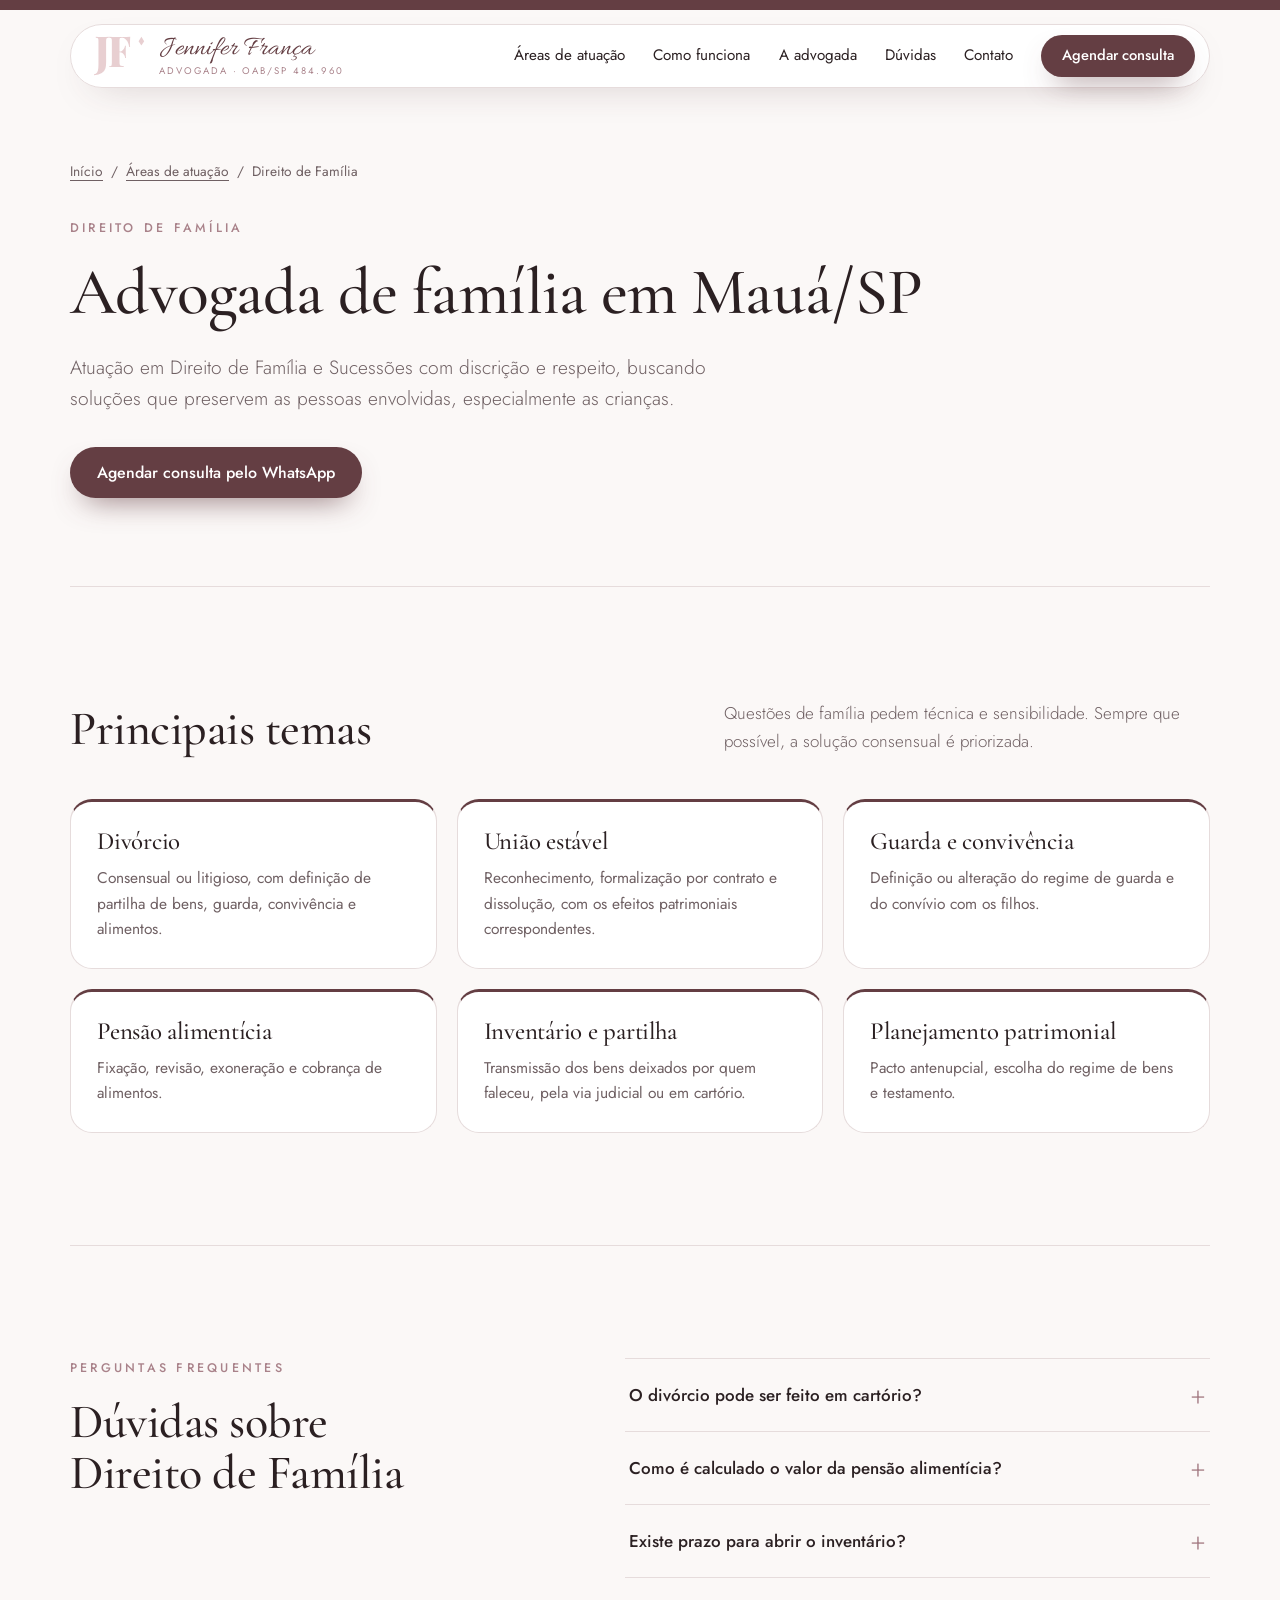
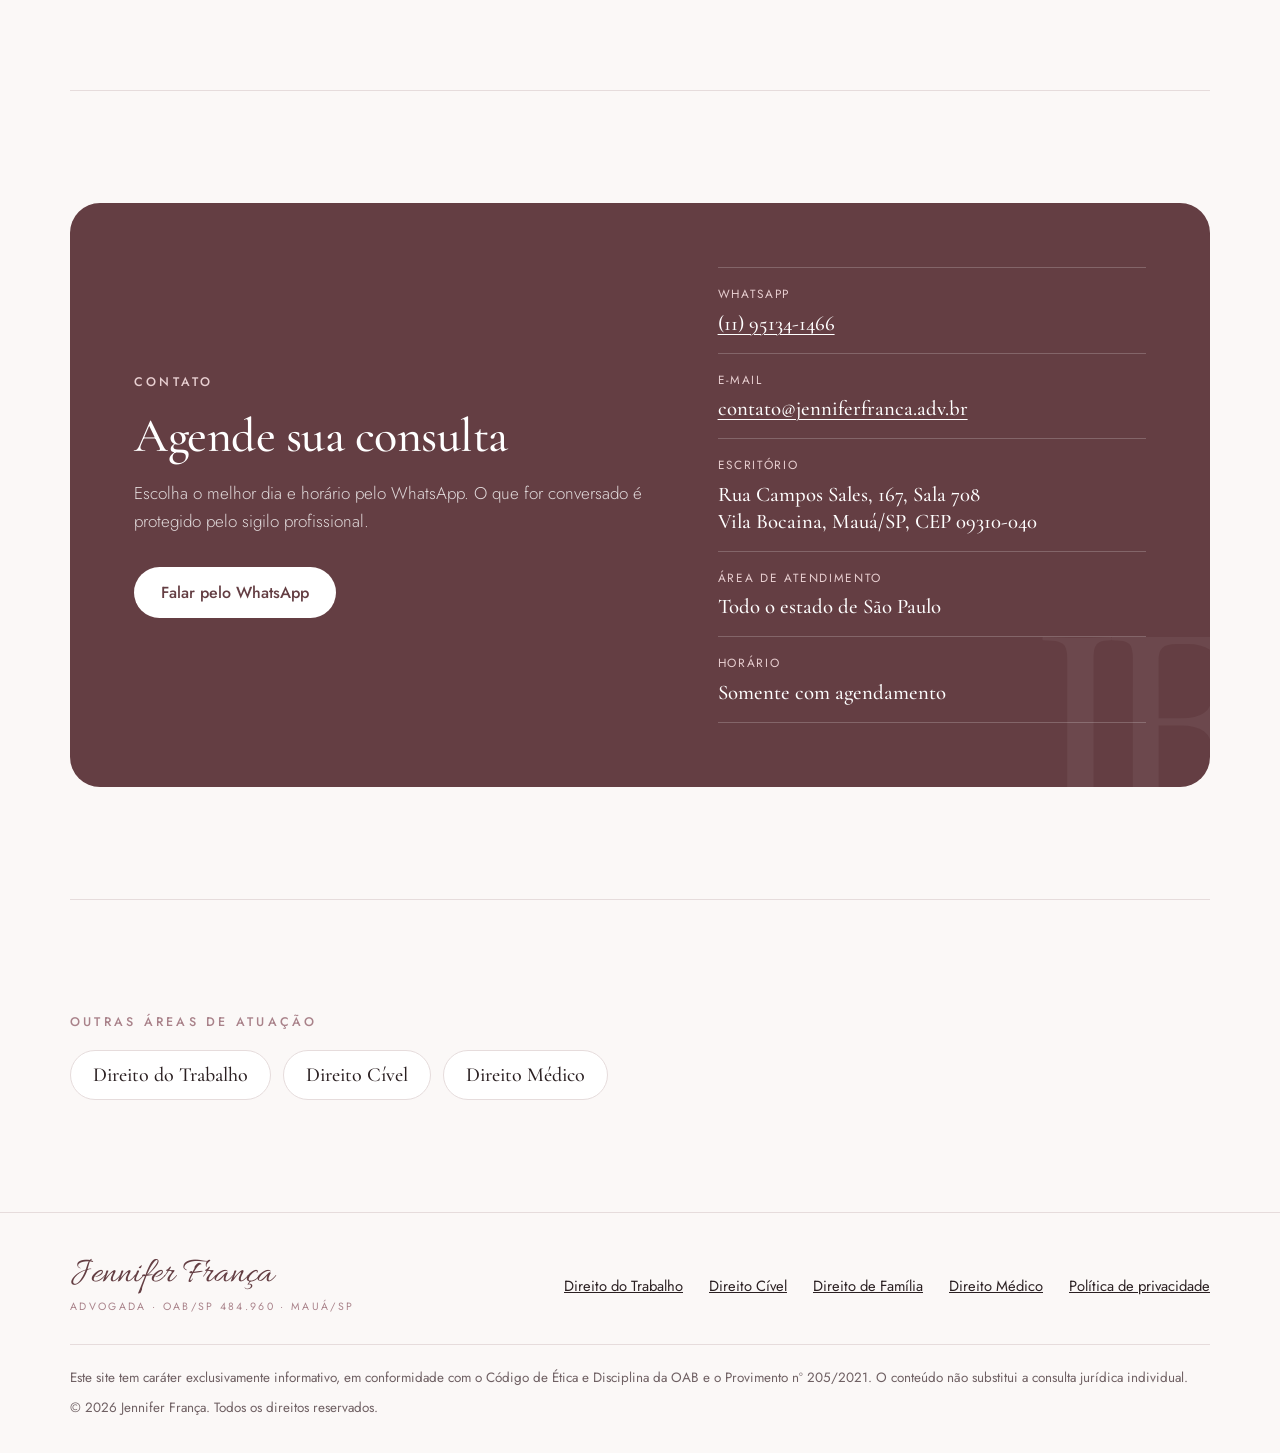
<file: direito-de-familia.html>
<!doctype html>
<html lang="pt-BR">
<head>
  <meta charset="utf-8">
  <meta name="viewport" content="width=device-width, initial-scale=1">
  <title>Advogada de Família em Mauá/SP | Divórcio, Guarda e Pensão | Jennifer França</title>
  <meta name="description" content="Advogada de família em Mauá/SP: divórcio, união estável, guarda, convivência, pensão alimentícia, inventário e partilha. Atendimento agendado e sigiloso.">
  <meta name="robots" content="index, follow, max-image-preview:large">
  <meta name="theme-color" content="#643e43">
  <meta name="referrer" content="strict-origin-when-cross-origin">
  <meta http-equiv="Content-Security-Policy" content="default-src 'none'; script-src 'self' https://static.cloudflareinsights.com; connect-src https://cloudflareinsights.com; style-src 'self'; font-src 'self'; img-src 'self' data:; manifest-src 'self'; base-uri 'none'; form-action 'none'">
  <meta property="og:type" content="article">
  <meta property="og:locale" content="pt_BR">
  <meta property="og:site_name" content="Jennifer França Advogada">
  <meta property="og:title" content="Advogada de Família em Mauá/SP | Divórcio, Guarda e Pensão | Jennifer França">
  <meta property="og:description" content="Advogada de família em Mauá/SP: divórcio, união estável, guarda, convivência, pensão alimentícia, inventário e partilha. Atendimento agendado e sigiloso.">
  <meta name="twitter:card" content="summary_large_image">
  <link rel="canonical" href="https://jenniferfranca.adv.br/direito-de-familia">
  <meta property="og:url" content="https://jenniferfranca.adv.br/direito-de-familia">
  <meta property="og:image" content="https://jenniferfranca.adv.br/img/og.png">
  <meta property="og:image:width" content="1200">
  <meta property="og:image:height" content="630">
  <script type="application/ld+json">{"@context":"https://schema.org","@graph":[{"@type":["LegalService","Attorney"],"@id":"https://jenniferfranca.adv.br/#escritorio","url":"https://jenniferfranca.adv.br/","image":"https://jenniferfranca.adv.br/img/og.png","logo":"https://jenniferfranca.adv.br/img/og.png","name":"Dra. Jennifer França Advogada","description":"Advocacia em Direito do Trabalho, Cível, de Família e Médico para pessoas e empresas.","telephone":"+5511951341466","email":"contato@jenniferfranca.adv.br","address":{"@type":"PostalAddress","streetAddress":"Rua Campos Sales, 167, Sala 708, Vila Bocaina","addressLocality":"Mauá","addressRegion":"SP","postalCode":"09310-040","addressCountry":"BR"},"areaServed":{"@type":"State","name":"São Paulo"},"knowsAbout":["Direito do Trabalho","Direito Civil","Direito de Família","Direito Médico","Erro médico","Compliance","LGPD"],"founder":{"@type":"Person","name":"Jennifer França","jobTitle":"Advogada","identifier":"OAB/SP 484.960"}},{"@type":"BreadcrumbList","itemListElement":[{"@type":"ListItem","position":1,"name":"Início","item":"https://jenniferfranca.adv.br/"},{"@type":"ListItem","position":2,"name":"Direito de Família"}]},{"@type":"FAQPage","mainEntity":[{"@type":"Question","name":"O divórcio pode ser feito em cartório?","acceptedAnswer":{"@type":"Answer","text":"Quando há consenso entre as partes, em muitos casos sim, sempre com a presença de advogado. Havendo filhos menores ou divergências, a situação precisa ser analisada individualmente."}},{"@type":"Question","name":"Como é calculado o valor da pensão alimentícia?","acceptedAnswer":{"@type":"Answer","text":"A lei não fixa um percentual. O valor considera as necessidades de quem recebe e as possibilidades de quem paga, e pode ser revisto se essas condições mudarem."}},{"@type":"Question","name":"Existe prazo para abrir o inventário?","acceptedAnswer":{"@type":"Answer","text":"Sim. A lei prevê o prazo de dois meses a partir do falecimento para a abertura, e o atraso pode gerar multa sobre o imposto de transmissão."}}]}]}</script>
  <link rel="icon" href="img/favicon.svg" type="image/svg+xml">
  <link rel="stylesheet" href="css/style.css">
  <script src="js/main.js" defer></script>
</head>
<body>
  <a class="skip" href="#conteudo">Pular para o conteúdo</a>
  <div class="topband" aria-hidden="true"></div>

  <header class="nav-wrap">
    <nav class="nav" aria-label="Principal">
      <a class="brand" href="index.html" aria-label="Jennifer França Advogada, início">
        <img class="brand-mark" src="img/logo-mark.svg" alt="" width="250" height="184">
        <span class="brand-text">
          <span class="brand-name">Jennifer França</span>
          <span class="brand-sub">Advogada · OAB/SP 484.960</span>
        </span>
      </a>
      <button class="nav-toggle" type="button" aria-expanded="false" aria-controls="menu">
        <span class="sr-only">Abrir menu</span>
        <span class="bars" aria-hidden="true"></span>
      </button>
      <ul class="menu" id="menu">
        <li><a href="index.html#areas">Áreas de atuação</a></li>
        <li><a href="index.html#como-funciona">Como funciona</a></li>
        <li><a href="index.html#sobre">A advogada</a></li>
        <li><a href="index.html#duvidas">Dúvidas</a></li>
        <li><a href="#contato">Contato</a></li>
        <li><a class="btn btn-primary btn-sm js-whats" href="#contato">Agendar consulta</a></li>
      </ul>
    </nav>
  </header>

  <main id="conteudo">
    <section class="page-hero container">
      <nav class="crumbs" aria-label="Você está em">
        <a href="index.html">Início</a><span aria-hidden="true">/</span><a href="index.html#areas">Áreas de atuação</a><span aria-hidden="true">/</span><span aria-current="page">Direito de Família</span>
      </nav>
      <p class="eyebrow">Direito de Família</p>
      <h1>Advogada de família em Mauá/SP</h1>
      <p class="lead">Atuação em Direito de Família e Sucessões com discrição e respeito, buscando soluções que preservem as pessoas envolvidas, especialmente as crianças.</p>
      <div class="actions">
        <a class="btn btn-primary js-whats" href="#contato">Agendar consulta pelo WhatsApp</a>
      </div>
    </section>

    <section class="section container">
      <div class="section-head">
        <h2>Principais temas</h2>
        <p class="aside">Questões de família pedem técnica e sensibilidade. Sempre que possível, a solução consensual é priorizada.</p>
      </div>
      <div class="topics">
        <article class="topic"><h3>Divórcio</h3><p>Consensual ou litigioso, com definição de partilha de bens, guarda, convivência e alimentos.</p></article>
        <article class="topic"><h3>União estável</h3><p>Reconhecimento, formalização por contrato e dissolução, com os efeitos patrimoniais correspondentes.</p></article>
        <article class="topic"><h3>Guarda e convivência</h3><p>Definição ou alteração do regime de guarda e do convívio com os filhos.</p></article>
        <article class="topic"><h3>Pensão alimentícia</h3><p>Fixação, revisão, exoneração e cobrança de alimentos.</p></article>
        <article class="topic"><h3>Inventário e partilha</h3><p>Transmissão dos bens deixados por quem faleceu, pela via judicial ou em cartório.</p></article>
        <article class="topic"><h3>Planejamento patrimonial</h3><p>Pacto antenupcial, escolha do regime de bens e testamento.</p></article>
      </div>
    </section>

    <section class="section container split">
      <div>
        <p class="eyebrow">Perguntas frequentes</p>
        <h2>Dúvidas sobre Direito de Família</h2>
      </div>
      <div class="faq">
        <details>
          <summary>O divórcio pode ser feito em cartório?</summary>
          <p>Quando há consenso entre as partes, em muitos casos sim, sempre com a presença de advogado. Havendo filhos menores ou divergências, a situação precisa ser analisada individualmente.</p>
        </details>
        <details>
          <summary>Como é calculado o valor da pensão alimentícia?</summary>
          <p>A lei não fixa um percentual. O valor considera as necessidades de quem recebe e as possibilidades de quem paga, e pode ser revisto se essas condições mudarem.</p>
        </details>
        <details>
          <summary>Existe prazo para abrir o inventário?</summary>
          <p>Sim. A lei prevê o prazo de dois meses a partir do falecimento para a abertura, e o atraso pode gerar multa sobre o imposto de transmissão.</p>
        </details>
      </div>
    </section>

    <section class="section container" id="contato">
      <div class="contact">
        <div>
          <p class="eyebrow">Contato</p>
          <h2>Agende sua consulta</h2>
          <p>Escolha o melhor dia e horário pelo WhatsApp. O que for conversado é protegido pelo sigilo profissional.</p>
          <div class="actions"><a class="btn btn-light js-whats" href="#contato">Falar pelo WhatsApp</a></div>
        </div>
        <dl class="contact-list">
          <div><dt>WhatsApp</dt><dd><a class="js-whats js-whats-label" href="#contato">(11) 95134-1466</a></dd></div>
          <div><dt>E-mail</dt><dd><a href="mailto:contato@jenniferfranca.adv.br">contato@jenniferfranca.adv.br</a></dd></div>
          <div><dt>Escritório</dt><dd><address>Rua Campos Sales, 167, Sala 708<br>Vila Bocaina, Mauá/SP, CEP 09310-040</address></dd></div>
          <div><dt>Área de atendimento</dt><dd>Todo o estado de São Paulo</dd></div>
          <div><dt>Horário</dt><dd>Somente com agendamento</dd></div>
        </dl>
      </div>
    </section>

    <section class="section container">
      <p class="eyebrow">Outras áreas de atuação</p>
      <ul class="other-areas">
        <li><a href="direito-do-trabalho.html">Direito do Trabalho</a></li>
        <li><a href="direito-civil.html">Direito Cível</a></li>
        <li><a href="direito-medico.html">Direito Médico</a></li>
      </ul>
    </section>
  </main>

  <footer class="footer">
    <div class="container footer-grid">
      <div>
        <p class="footer-sign">Jennifer França</p>
        <p class="footer-sub">Advogada · OAB/SP 484.960 · Mauá/SP</p>
      </div>
      <ul class="footer-links">
        <li><a href="direito-do-trabalho.html">Direito do Trabalho</a></li>
        <li><a href="direito-civil.html">Direito Cível</a></li>
        <li><a href="direito-de-familia.html">Direito de Família</a></li>
        <li><a href="direito-medico.html">Direito Médico</a></li>
        <li><a href="privacidade.html">Política de privacidade</a></li>
      </ul>
    </div>
    <div class="container footer-note">
      <p>Este site tem caráter exclusivamente informativo, em conformidade com o Código de Ética e Disciplina da OAB e o Provimento nº 205/2021. O conteúdo não substitui a consulta jurídica individual.</p>
      <p>© <span class="js-year">2026</span> Jennifer França. Todos os direitos reservados.</p>
    </div>
  </footer>
</body>
</html>
</file>
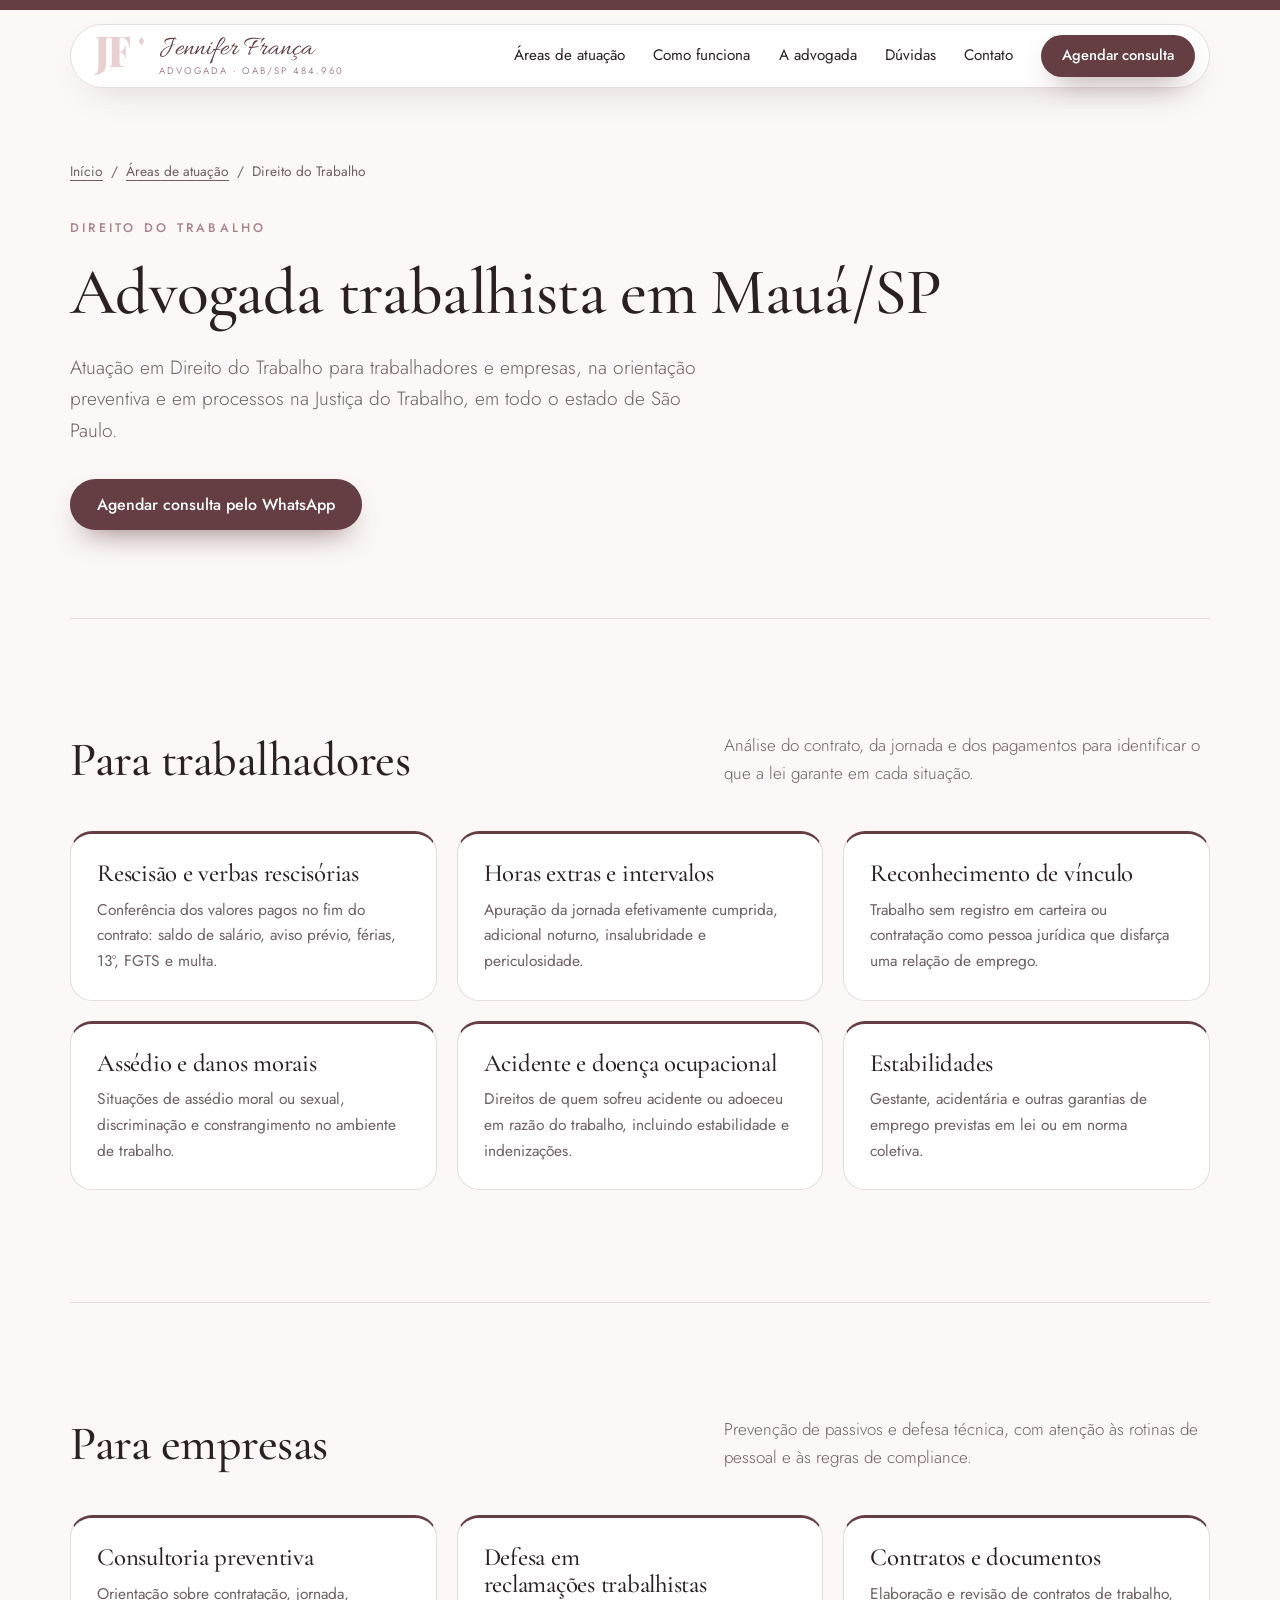
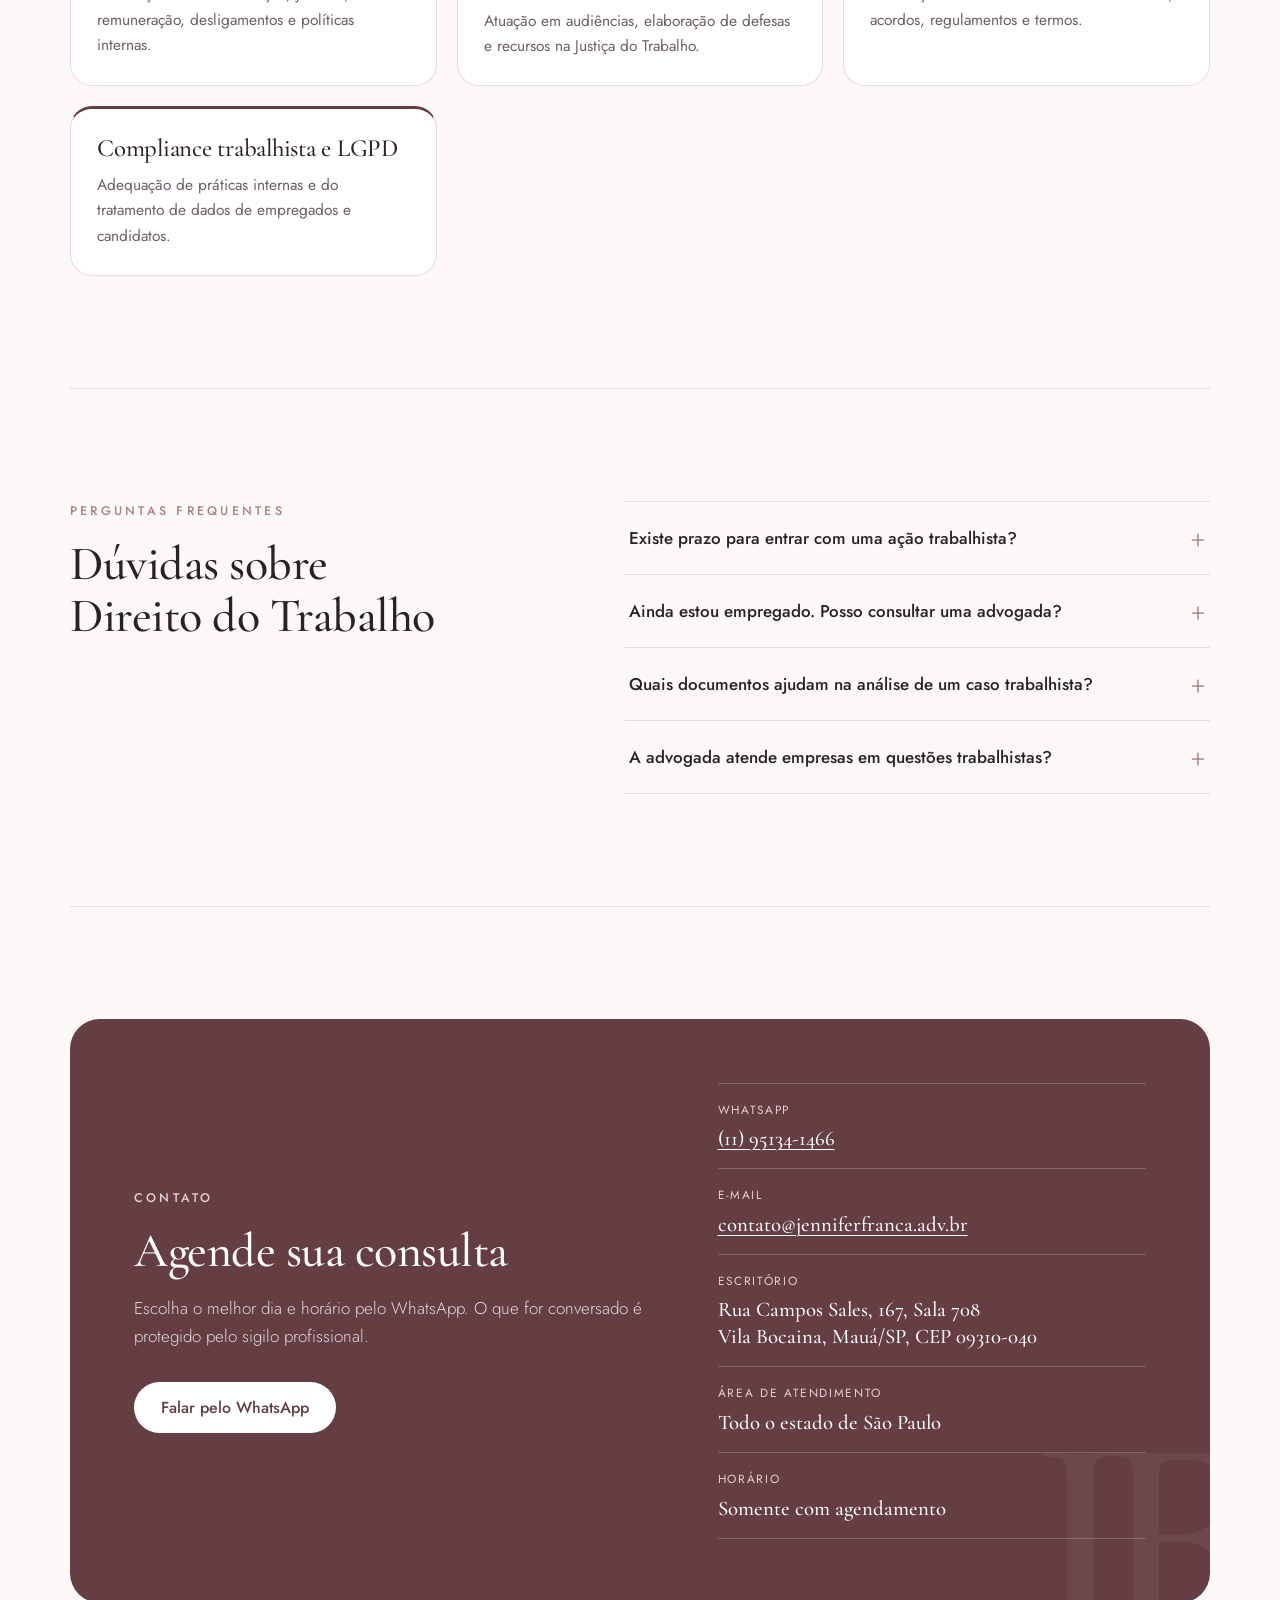
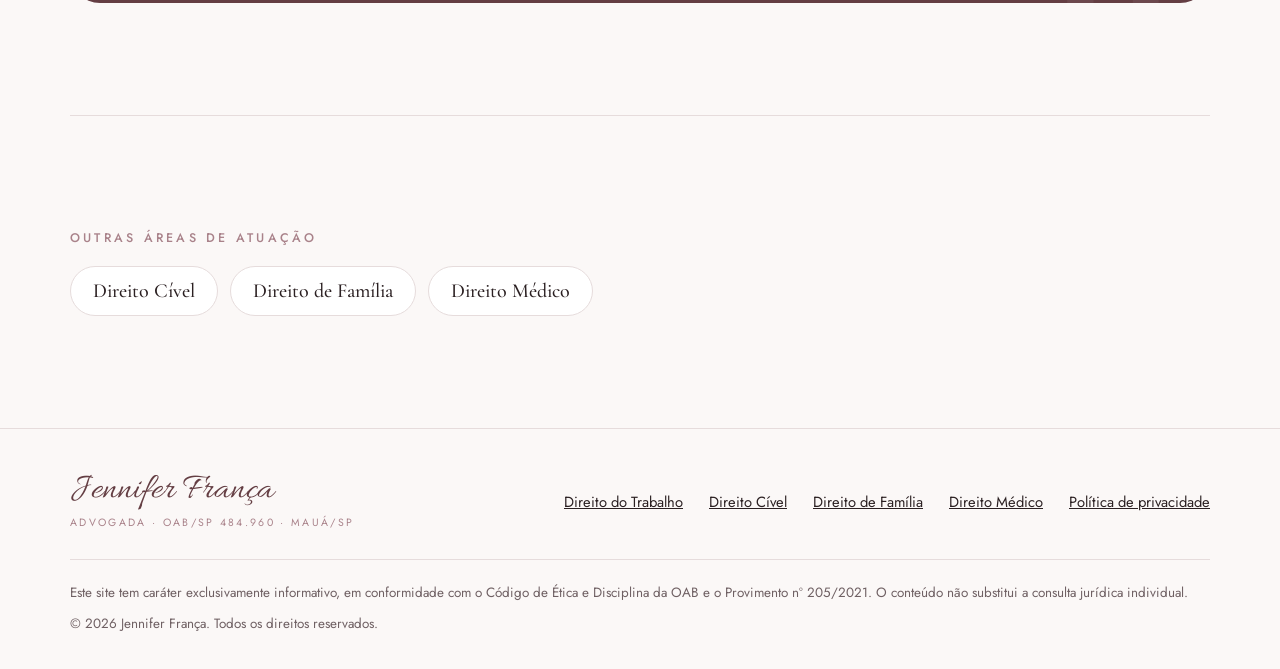
<file: direito-do-trabalho.html>
<!doctype html>
<html lang="pt-BR">
<head>
  <meta charset="utf-8">
  <meta name="viewport" content="width=device-width, initial-scale=1">
  <title>Advogada Trabalhista em Mauá/SP | Jennifer França</title>
  <meta name="description" content="Advogada trabalhista em Mauá/SP para trabalhadores e empresas: rescisão, verbas rescisórias, horas extras, vínculo de emprego, assédio e consultoria preventiva.">
  <meta name="robots" content="index, follow, max-image-preview:large">
  <meta name="theme-color" content="#643e43">
  <meta name="referrer" content="strict-origin-when-cross-origin">
  <meta http-equiv="Content-Security-Policy" content="default-src 'none'; script-src 'self' https://static.cloudflareinsights.com; connect-src https://cloudflareinsights.com; style-src 'self'; font-src 'self'; img-src 'self' data:; manifest-src 'self'; base-uri 'none'; form-action 'none'">
  <meta property="og:type" content="article">
  <meta property="og:locale" content="pt_BR">
  <meta property="og:site_name" content="Jennifer França Advogada">
  <meta property="og:title" content="Advogada Trabalhista em Mauá/SP | Jennifer França">
  <meta property="og:description" content="Advogada trabalhista em Mauá/SP para trabalhadores e empresas: rescisão, verbas rescisórias, horas extras, vínculo de emprego, assédio e consultoria preventiva.">
  <meta name="twitter:card" content="summary_large_image">
  <link rel="canonical" href="https://jenniferfranca.adv.br/direito-do-trabalho">
  <meta property="og:url" content="https://jenniferfranca.adv.br/direito-do-trabalho">
  <meta property="og:image" content="https://jenniferfranca.adv.br/img/og.png">
  <meta property="og:image:width" content="1200">
  <meta property="og:image:height" content="630">
  <script type="application/ld+json">{"@context":"https://schema.org","@graph":[{"@type":["LegalService","Attorney"],"@id":"https://jenniferfranca.adv.br/#escritorio","url":"https://jenniferfranca.adv.br/","image":"https://jenniferfranca.adv.br/img/og.png","logo":"https://jenniferfranca.adv.br/img/og.png","name":"Dra. Jennifer França Advogada","description":"Advocacia em Direito do Trabalho, Cível, de Família e Médico para pessoas e empresas.","telephone":"+5511951341466","email":"contato@jenniferfranca.adv.br","address":{"@type":"PostalAddress","streetAddress":"Rua Campos Sales, 167, Sala 708, Vila Bocaina","addressLocality":"Mauá","addressRegion":"SP","postalCode":"09310-040","addressCountry":"BR"},"areaServed":{"@type":"State","name":"São Paulo"},"knowsAbout":["Direito do Trabalho","Direito Civil","Direito de Família","Direito Médico","Erro médico","Compliance","LGPD"],"founder":{"@type":"Person","name":"Jennifer França","jobTitle":"Advogada","identifier":"OAB/SP 484.960"}},{"@type":"BreadcrumbList","itemListElement":[{"@type":"ListItem","position":1,"name":"Início","item":"https://jenniferfranca.adv.br/"},{"@type":"ListItem","position":2,"name":"Direito do Trabalho"}]},{"@type":"FAQPage","mainEntity":[{"@type":"Question","name":"Existe prazo para entrar com uma ação trabalhista?","acceptedAnswer":{"@type":"Answer","text":"Sim. Em regra, a ação deve ser proposta em até dois anos após o fim do contrato, e é possível cobrar direitos dos últimos cinco anos. Há exceções, por isso cada caso precisa ser analisado individualmente."}},{"@type":"Question","name":"Ainda estou empregado. Posso consultar uma advogada?","acceptedAnswer":{"@type":"Answer","text":"Pode. A consulta é sigilosa e serve justamente para esclarecer dúvidas e orientar decisões antes que elas sejam tomadas."}},{"@type":"Question","name":"Quais documentos ajudam na análise de um caso trabalhista?","acceptedAnswer":{"@type":"Answer","text":"Carteira de trabalho, contrato, holerites, termo de rescisão, extrato do FGTS, cartões de ponto e conversas ou e-mails relacionados ao trabalho. Se não tiver tudo, a consulta indica o que será necessário."}},{"@type":"Question","name":"A advogada atende empresas em questões trabalhistas?","acceptedAnswer":{"@type":"Answer","text":"Sim. O atendimento a empresas inclui consultoria preventiva, revisão de documentos e defesa em reclamações trabalhistas."}}]}]}</script>
  <link rel="icon" href="img/favicon.svg" type="image/svg+xml">
  <link rel="stylesheet" href="css/style.css">
  <script src="js/main.js" defer></script>
</head>
<body>
  <a class="skip" href="#conteudo">Pular para o conteúdo</a>
  <div class="topband" aria-hidden="true"></div>

  <header class="nav-wrap">
    <nav class="nav" aria-label="Principal">
      <a class="brand" href="index.html" aria-label="Jennifer França Advogada, início">
        <img class="brand-mark" src="img/logo-mark.svg" alt="" width="250" height="184">
        <span class="brand-text">
          <span class="brand-name">Jennifer França</span>
          <span class="brand-sub">Advogada · OAB/SP 484.960</span>
        </span>
      </a>
      <button class="nav-toggle" type="button" aria-expanded="false" aria-controls="menu">
        <span class="sr-only">Abrir menu</span>
        <span class="bars" aria-hidden="true"></span>
      </button>
      <ul class="menu" id="menu">
        <li><a href="index.html#areas">Áreas de atuação</a></li>
        <li><a href="index.html#como-funciona">Como funciona</a></li>
        <li><a href="index.html#sobre">A advogada</a></li>
        <li><a href="index.html#duvidas">Dúvidas</a></li>
        <li><a href="#contato">Contato</a></li>
        <li><a class="btn btn-primary btn-sm js-whats" href="#contato">Agendar consulta</a></li>
      </ul>
    </nav>
  </header>

  <main id="conteudo">
    <section class="page-hero container">
      <nav class="crumbs" aria-label="Você está em">
        <a href="index.html">Início</a><span aria-hidden="true">/</span><a href="index.html#areas">Áreas de atuação</a><span aria-hidden="true">/</span><span aria-current="page">Direito do Trabalho</span>
      </nav>
      <p class="eyebrow">Direito do Trabalho</p>
      <h1>Advogada trabalhista em Mauá/SP</h1>
      <p class="lead">Atuação em Direito do Trabalho para trabalhadores e empresas, na orientação preventiva e em processos na Justiça do Trabalho, em todo o estado de São Paulo.</p>
      <div class="actions">
        <a class="btn btn-primary js-whats" href="#contato">Agendar consulta pelo WhatsApp</a>
      </div>
    </section>

    <section class="section container">
      <div class="section-head">
        <h2>Para trabalhadores</h2>
        <p class="aside">Análise do contrato, da jornada e dos pagamentos para identificar o que a lei garante em cada situação.</p>
      </div>
      <div class="topics">
        <article class="topic"><h3>Rescisão e verbas rescisórias</h3><p>Conferência dos valores pagos no fim do contrato: saldo de salário, aviso prévio, férias, 13º, FGTS e multa.</p></article>
        <article class="topic"><h3>Horas extras e intervalos</h3><p>Apuração da jornada efetivamente cumprida, adicional noturno, insalubridade e periculosidade.</p></article>
        <article class="topic"><h3>Reconhecimento de vínculo</h3><p>Trabalho sem registro em carteira ou contratação como pessoa jurídica que disfarça uma relação de emprego.</p></article>
        <article class="topic"><h3>Assédio e danos morais</h3><p>Situações de assédio moral ou sexual, discriminação e constrangimento no ambiente de trabalho.</p></article>
        <article class="topic"><h3>Acidente e doença ocupacional</h3><p>Direitos de quem sofreu acidente ou adoeceu em razão do trabalho, incluindo estabilidade e indenizações.</p></article>
        <article class="topic"><h3>Estabilidades</h3><p>Gestante, acidentária e outras garantias de emprego previstas em lei ou em norma coletiva.</p></article>
      </div>
    </section>

    <section class="section container">
      <div class="section-head">
        <h2>Para empresas</h2>
        <p class="aside">Prevenção de passivos e defesa técnica, com atenção às rotinas de pessoal e às regras de compliance.</p>
      </div>
      <div class="topics">
        <article class="topic"><h3>Consultoria preventiva</h3><p>Orientação sobre contratação, jornada, remuneração, desligamentos e políticas internas.</p></article>
        <article class="topic"><h3>Defesa em reclamações trabalhistas</h3><p>Atuação em audiências, elaboração de defesas e recursos na Justiça do Trabalho.</p></article>
        <article class="topic"><h3>Contratos e documentos</h3><p>Elaboração e revisão de contratos de trabalho, acordos, regulamentos e termos.</p></article>
        <article class="topic"><h3>Compliance trabalhista e LGPD</h3><p>Adequação de práticas internas e do tratamento de dados de empregados e candidatos.</p></article>
      </div>
    </section>

    <section class="section container split">
      <div>
        <p class="eyebrow">Perguntas frequentes</p>
        <h2>Dúvidas sobre Direito do Trabalho</h2>
      </div>
      <div class="faq">
        <details>
          <summary>Existe prazo para entrar com uma ação trabalhista?</summary>
          <p>Sim. Em regra, a ação deve ser proposta em até dois anos após o fim do contrato, e é possível cobrar direitos dos últimos cinco anos. Há exceções, por isso cada caso precisa ser analisado individualmente.</p>
        </details>
        <details>
          <summary>Ainda estou empregado. Posso consultar uma advogada?</summary>
          <p>Pode. A consulta é sigilosa e serve justamente para esclarecer dúvidas e orientar decisões antes que elas sejam tomadas.</p>
        </details>
        <details>
          <summary>Quais documentos ajudam na análise de um caso trabalhista?</summary>
          <p>Carteira de trabalho, contrato, holerites, termo de rescisão, extrato do FGTS, cartões de ponto e conversas ou e-mails relacionados ao trabalho. Se não tiver tudo, a consulta indica o que será necessário.</p>
        </details>
        <details>
          <summary>A advogada atende empresas em questões trabalhistas?</summary>
          <p>Sim. O atendimento a empresas inclui consultoria preventiva, revisão de documentos e defesa em reclamações trabalhistas.</p>
        </details>
      </div>
    </section>

    <section class="section container" id="contato">
      <div class="contact">
        <div>
          <p class="eyebrow">Contato</p>
          <h2>Agende sua consulta</h2>
          <p>Escolha o melhor dia e horário pelo WhatsApp. O que for conversado é protegido pelo sigilo profissional.</p>
          <div class="actions"><a class="btn btn-light js-whats" href="#contato">Falar pelo WhatsApp</a></div>
        </div>
        <dl class="contact-list">
          <div><dt>WhatsApp</dt><dd><a class="js-whats js-whats-label" href="#contato">(11) 95134-1466</a></dd></div>
          <div><dt>E-mail</dt><dd><a href="mailto:contato@jenniferfranca.adv.br">contato@jenniferfranca.adv.br</a></dd></div>
          <div><dt>Escritório</dt><dd><address>Rua Campos Sales, 167, Sala 708<br>Vila Bocaina, Mauá/SP, CEP 09310-040</address></dd></div>
          <div><dt>Área de atendimento</dt><dd>Todo o estado de São Paulo</dd></div>
          <div><dt>Horário</dt><dd>Somente com agendamento</dd></div>
        </dl>
      </div>
    </section>

    <section class="section container">
      <p class="eyebrow">Outras áreas de atuação</p>
      <ul class="other-areas">
        <li><a href="direito-civil.html">Direito Cível</a></li>
        <li><a href="direito-de-familia.html">Direito de Família</a></li>
        <li><a href="direito-medico.html">Direito Médico</a></li>
      </ul>
    </section>
  </main>

  <footer class="footer">
    <div class="container footer-grid">
      <div>
        <p class="footer-sign">Jennifer França</p>
        <p class="footer-sub">Advogada · OAB/SP 484.960 · Mauá/SP</p>
      </div>
      <ul class="footer-links">
        <li><a href="direito-do-trabalho.html">Direito do Trabalho</a></li>
        <li><a href="direito-civil.html">Direito Cível</a></li>
        <li><a href="direito-de-familia.html">Direito de Família</a></li>
        <li><a href="direito-medico.html">Direito Médico</a></li>
        <li><a href="privacidade.html">Política de privacidade</a></li>
      </ul>
    </div>
    <div class="container footer-note">
      <p>Este site tem caráter exclusivamente informativo, em conformidade com o Código de Ética e Disciplina da OAB e o Provimento nº 205/2021. O conteúdo não substitui a consulta jurídica individual.</p>
      <p>© <span class="js-year">2026</span> Jennifer França. Todos os direitos reservados.</p>
    </div>
  </footer>
</body>
</html>
</file>
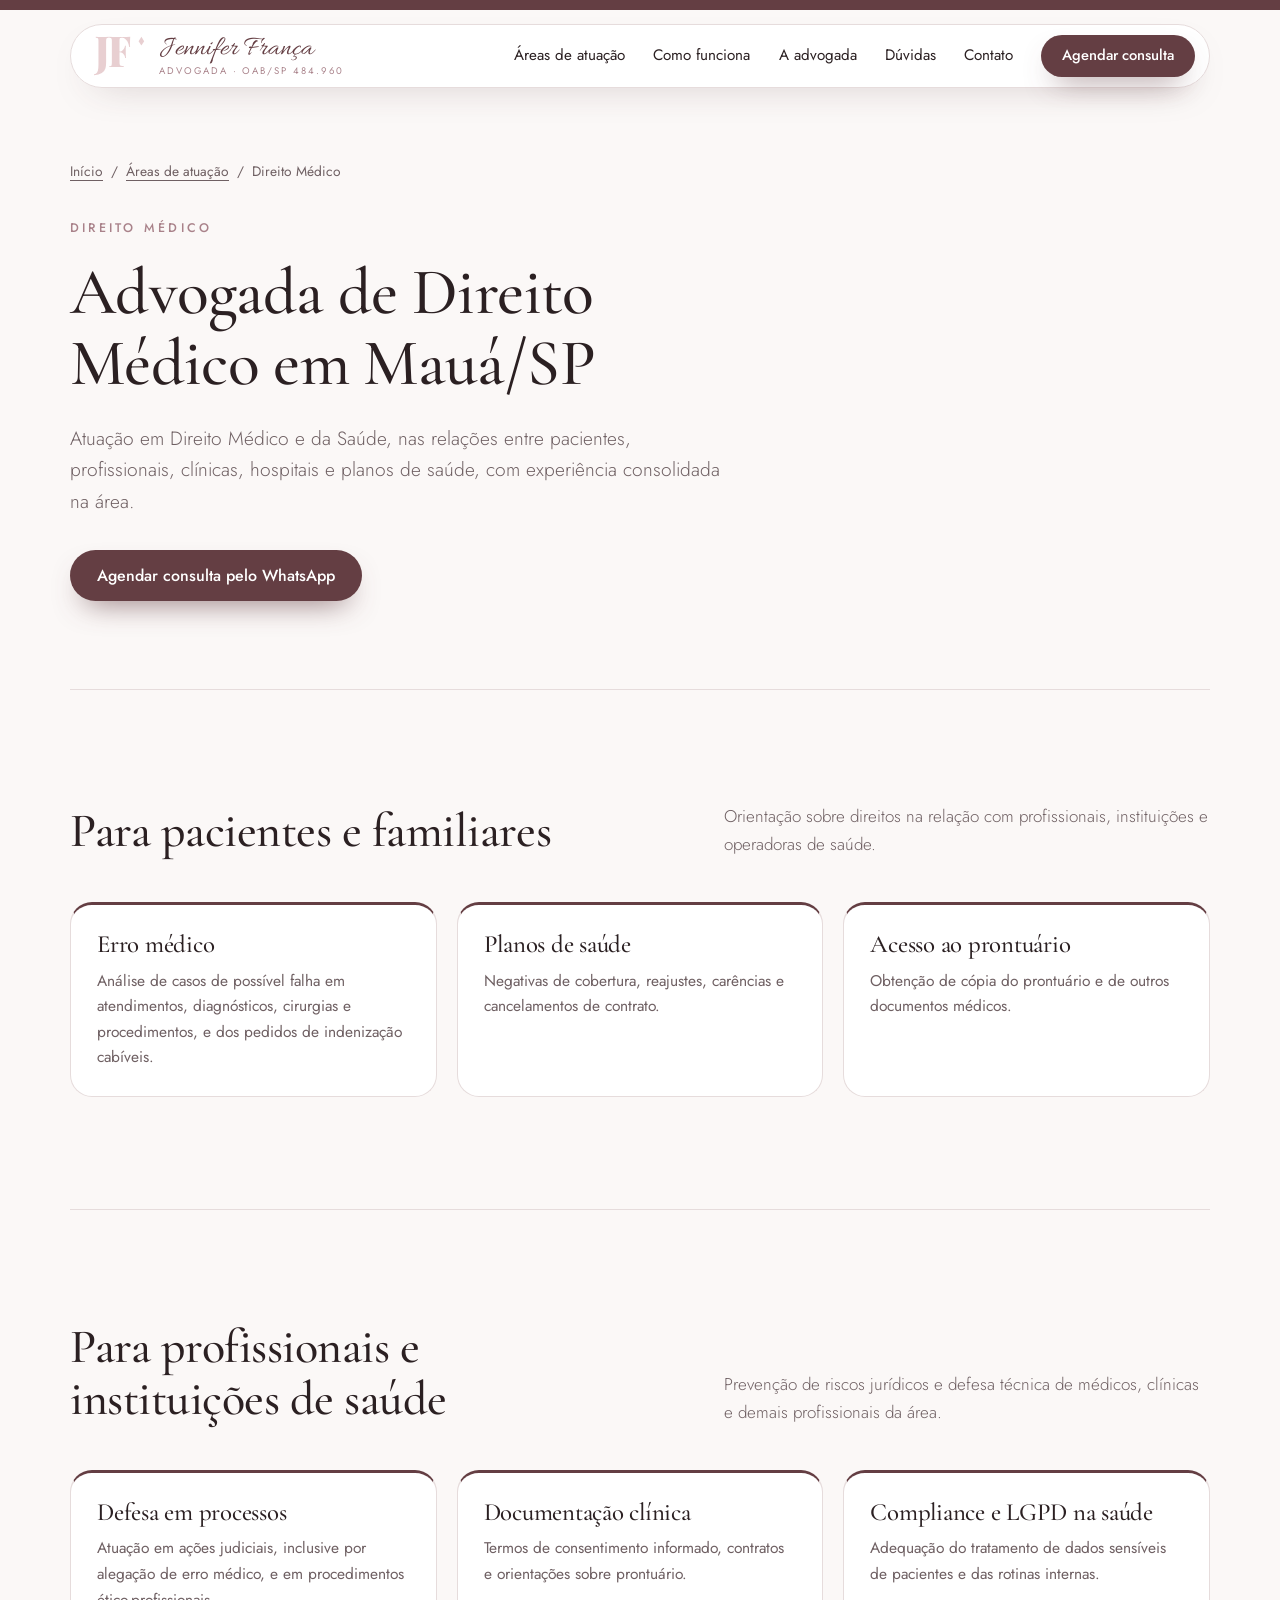
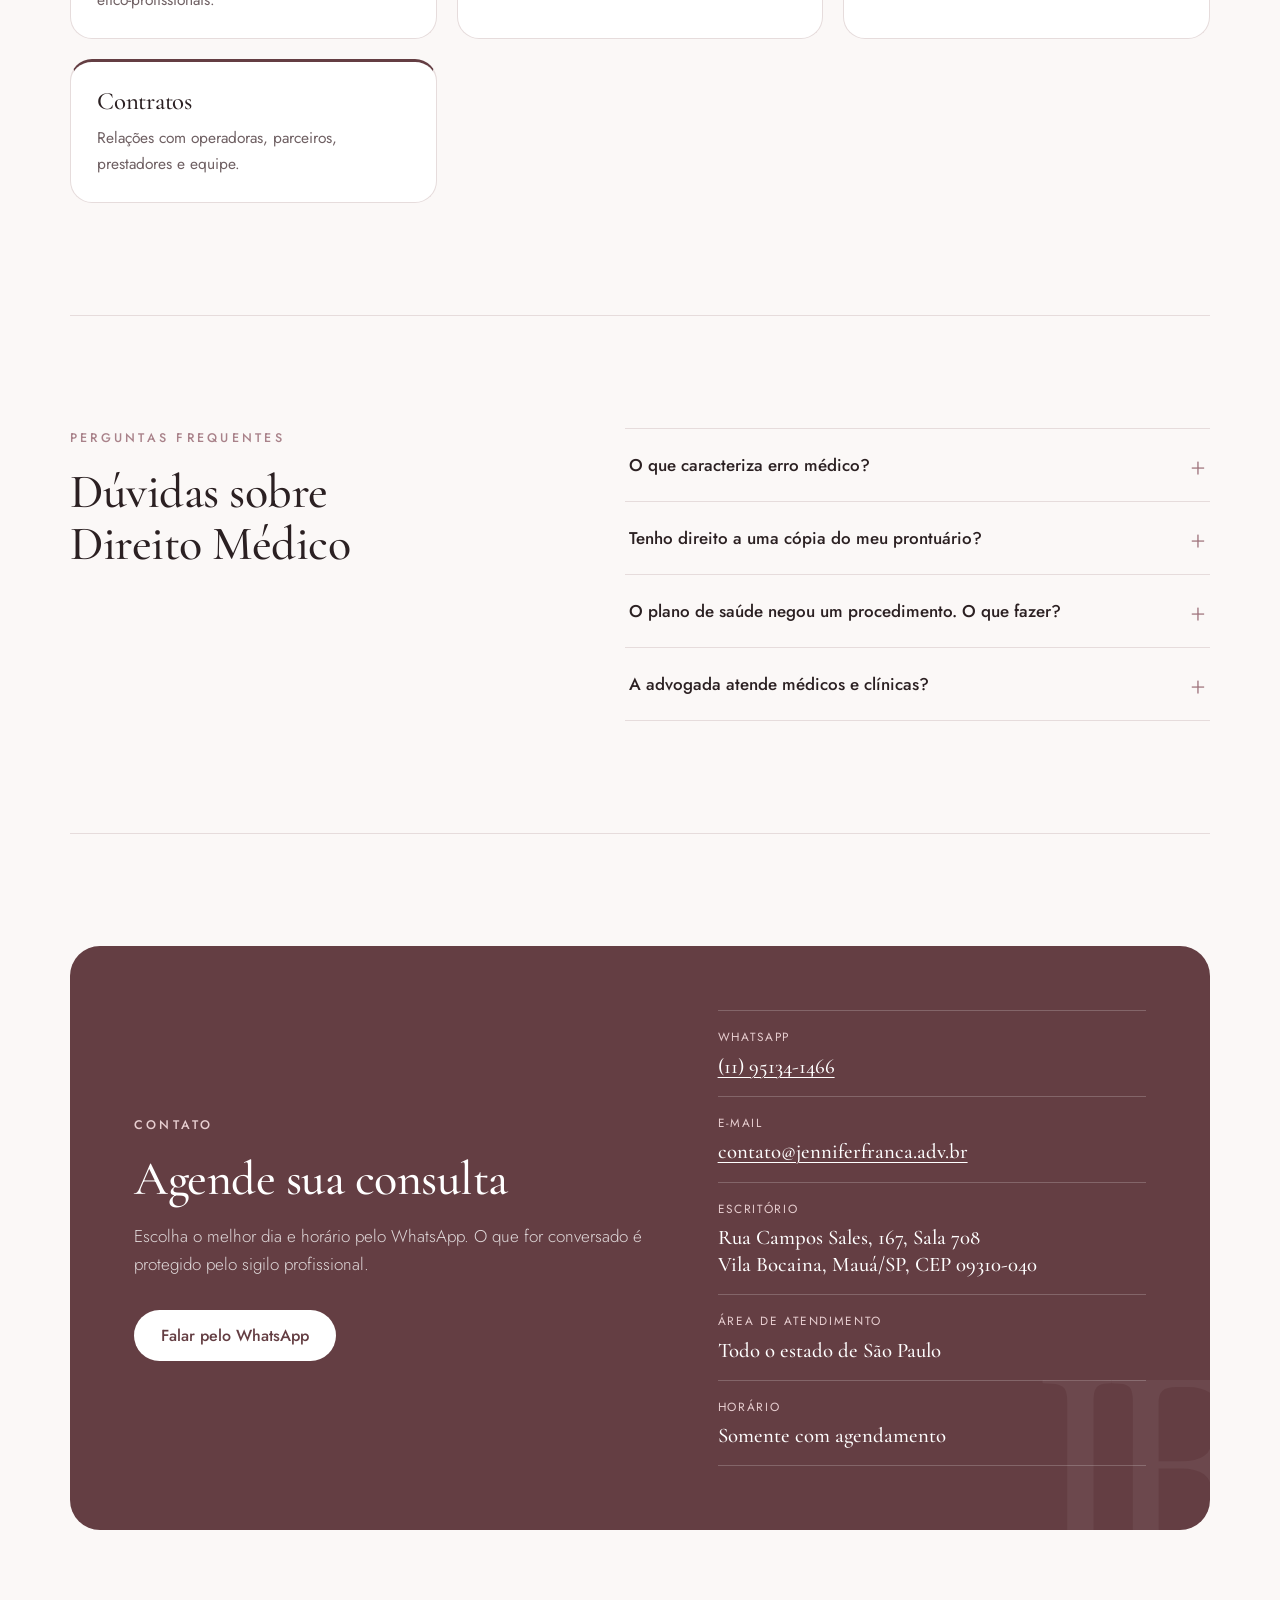
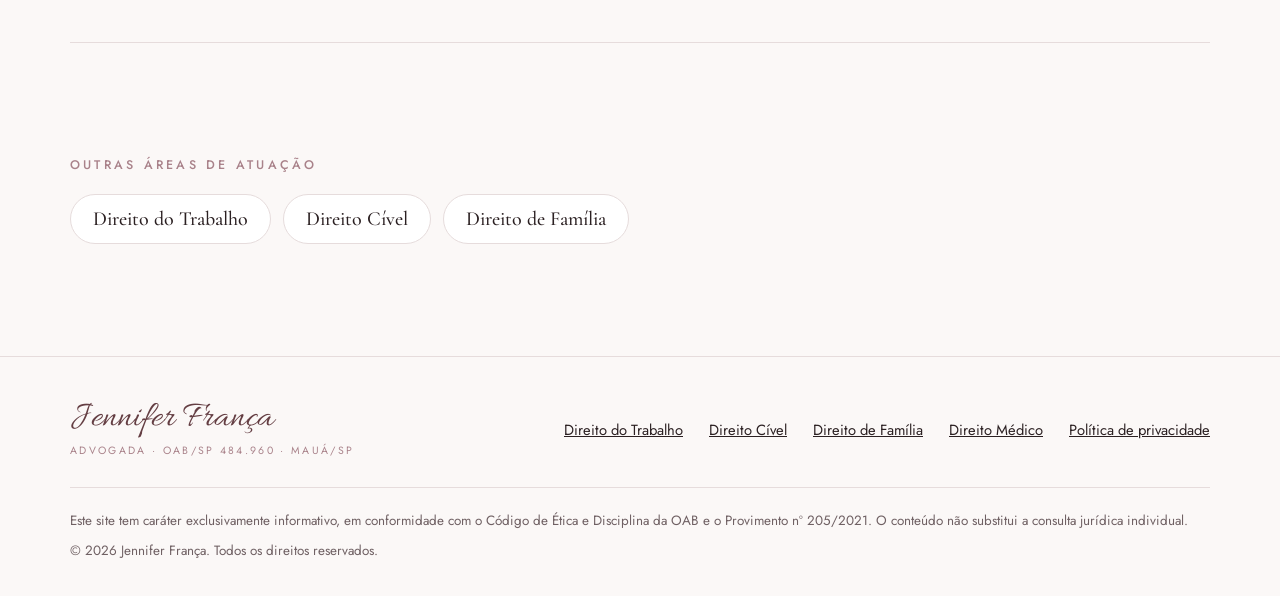
<file: direito-medico.html>
<!doctype html>
<html lang="pt-BR">
<head>
  <meta charset="utf-8">
  <meta name="viewport" content="width=device-width, initial-scale=1">
  <title>Advogada de Direito Médico em Mauá/SP | Erro Médico e Planos de Saúde | Jennifer França</title>
  <meta name="description" content="Advogada de Direito Médico e da Saúde em Mauá/SP: erro médico, responsabilidade civil, planos de saúde, prontuário, consentimento informado e orientação a profissionais e clínicas.">
  <meta name="robots" content="index, follow, max-image-preview:large">
  <meta name="theme-color" content="#643e43">
  <meta name="referrer" content="strict-origin-when-cross-origin">
  <meta http-equiv="Content-Security-Policy" content="default-src 'none'; script-src 'self' https://static.cloudflareinsights.com; connect-src https://cloudflareinsights.com; style-src 'self'; font-src 'self'; img-src 'self' data:; manifest-src 'self'; base-uri 'none'; form-action 'none'">
  <meta property="og:type" content="article">
  <meta property="og:locale" content="pt_BR">
  <meta property="og:site_name" content="Jennifer França Advogada">
  <meta property="og:title" content="Advogada de Direito Médico em Mauá/SP | Erro Médico e Planos de Saúde | Jennifer França">
  <meta property="og:description" content="Advogada de Direito Médico e da Saúde em Mauá/SP: erro médico, responsabilidade civil, planos de saúde, prontuário, consentimento informado e orientação a profissionais e clínicas.">
  <meta name="twitter:card" content="summary_large_image">
  <link rel="canonical" href="https://jenniferfranca.adv.br/direito-medico">
  <meta property="og:url" content="https://jenniferfranca.adv.br/direito-medico">
  <meta property="og:image" content="https://jenniferfranca.adv.br/img/og.png">
  <meta property="og:image:width" content="1200">
  <meta property="og:image:height" content="630">
  <script type="application/ld+json">{"@context":"https://schema.org","@graph":[{"@type":["LegalService","Attorney"],"@id":"https://jenniferfranca.adv.br/#escritorio","url":"https://jenniferfranca.adv.br/","image":"https://jenniferfranca.adv.br/img/og.png","logo":"https://jenniferfranca.adv.br/img/og.png","name":"Dra. Jennifer França Advogada","description":"Advocacia em Direito do Trabalho, Cível, de Família e Médico para pessoas e empresas.","telephone":"+5511951341466","email":"contato@jenniferfranca.adv.br","address":{"@type":"PostalAddress","streetAddress":"Rua Campos Sales, 167, Sala 708, Vila Bocaina","addressLocality":"Mauá","addressRegion":"SP","postalCode":"09310-040","addressCountry":"BR"},"areaServed":{"@type":"State","name":"São Paulo"},"knowsAbout":["Direito do Trabalho","Direito Civil","Direito de Família","Direito Médico","Erro médico","Compliance","LGPD"],"founder":{"@type":"Person","name":"Jennifer França","jobTitle":"Advogada","identifier":"OAB/SP 484.960"}},{"@type":"BreadcrumbList","itemListElement":[{"@type":"ListItem","position":1,"name":"Início","item":"https://jenniferfranca.adv.br/"},{"@type":"ListItem","position":2,"name":"Direito Médico"}]},{"@type":"FAQPage","mainEntity":[{"@type":"Question","name":"O que caracteriza erro médico?","acceptedAnswer":{"@type":"Answer","text":"Nem todo resultado indesejado é erro médico. Em geral, é preciso verificar se houve negligência, imprudência ou imperícia e se isso causou o dano. A análise depende do prontuário e, muitas vezes, de avaliação técnica."}},{"@type":"Question","name":"Tenho direito a uma cópia do meu prontuário?","acceptedAnswer":{"@type":"Answer","text":"Sim. O paciente tem direito de acesso ao próprio prontuário e pode solicitar cópia à instituição ou ao profissional responsável pela guarda do documento."}},{"@type":"Question","name":"O plano de saúde negou um procedimento. O que fazer?","acceptedAnswer":{"@type":"Answer","text":"Peça a negativa por escrito, com a justificativa, e guarde o pedido médico e os exames. Com esses documentos é possível avaliar se a recusa é regular e quais medidas cabem no caso."}},{"@type":"Question","name":"A advogada atende médicos e clínicas?","acceptedAnswer":{"@type":"Answer","text":"Sim. O atendimento inclui orientação preventiva, elaboração de documentos e defesa em processos judiciais e ético-profissionais."}}]}]}</script>
  <link rel="icon" href="img/favicon.svg" type="image/svg+xml">
  <link rel="stylesheet" href="css/style.css">
  <script src="js/main.js" defer></script>
</head>
<body>
  <a class="skip" href="#conteudo">Pular para o conteúdo</a>
  <div class="topband" aria-hidden="true"></div>

  <header class="nav-wrap">
    <nav class="nav" aria-label="Principal">
      <a class="brand" href="index.html" aria-label="Jennifer França Advogada, início">
        <img class="brand-mark" src="img/logo-mark.svg" alt="" width="250" height="184">
        <span class="brand-text">
          <span class="brand-name">Jennifer França</span>
          <span class="brand-sub">Advogada · OAB/SP 484.960</span>
        </span>
      </a>
      <button class="nav-toggle" type="button" aria-expanded="false" aria-controls="menu">
        <span class="sr-only">Abrir menu</span>
        <span class="bars" aria-hidden="true"></span>
      </button>
      <ul class="menu" id="menu">
        <li><a href="index.html#areas">Áreas de atuação</a></li>
        <li><a href="index.html#como-funciona">Como funciona</a></li>
        <li><a href="index.html#sobre">A advogada</a></li>
        <li><a href="index.html#duvidas">Dúvidas</a></li>
        <li><a href="#contato">Contato</a></li>
        <li><a class="btn btn-primary btn-sm js-whats" href="#contato">Agendar consulta</a></li>
      </ul>
    </nav>
  </header>

  <main id="conteudo">
    <section class="page-hero container">
      <nav class="crumbs" aria-label="Você está em">
        <a href="index.html">Início</a><span aria-hidden="true">/</span><a href="index.html#areas">Áreas de atuação</a><span aria-hidden="true">/</span><span aria-current="page">Direito Médico</span>
      </nav>
      <p class="eyebrow">Direito Médico</p>
      <h1>Advogada de Direito Médico em Mauá/SP</h1>
      <p class="lead">Atuação em Direito Médico e da Saúde, nas relações entre pacientes, profissionais, clínicas, hospitais e planos de saúde, com experiência consolidada na área.</p>
      <div class="actions">
        <a class="btn btn-primary js-whats" href="#contato">Agendar consulta pelo WhatsApp</a>
      </div>
    </section>

    <section class="section container">
      <div class="section-head">
        <h2>Para pacientes e familiares</h2>
        <p class="aside">Orientação sobre direitos na relação com profissionais, instituições e operadoras de saúde.</p>
      </div>
      <div class="topics">
        <article class="topic"><h3>Erro médico</h3><p>Análise de casos de possível falha em atendimentos, diagnósticos, cirurgias e procedimentos, e dos pedidos de indenização cabíveis.</p></article>
        <article class="topic"><h3>Planos de saúde</h3><p>Negativas de cobertura, reajustes, carências e cancelamentos de contrato.</p></article>
        <article class="topic"><h3>Acesso ao prontuário</h3><p>Obtenção de cópia do prontuário e de outros documentos médicos.</p></article>
      </div>
    </section>

    <section class="section container">
      <div class="section-head">
        <h2>Para profissionais e instituições de saúde</h2>
        <p class="aside">Prevenção de riscos jurídicos e defesa técnica de médicos, clínicas e demais profissionais da área.</p>
      </div>
      <div class="topics">
        <article class="topic"><h3>Defesa em processos</h3><p>Atuação em ações judiciais, inclusive por alegação de erro médico, e em procedimentos ético-profissionais.</p></article>
        <article class="topic"><h3>Documentação clínica</h3><p>Termos de consentimento informado, contratos e orientações sobre prontuário.</p></article>
        <article class="topic"><h3>Compliance e LGPD na saúde</h3><p>Adequação do tratamento de dados sensíveis de pacientes e das rotinas internas.</p></article>
        <article class="topic"><h3>Contratos</h3><p>Relações com operadoras, parceiros, prestadores e equipe.</p></article>
      </div>
    </section>

    <section class="section container split">
      <div>
        <p class="eyebrow">Perguntas frequentes</p>
        <h2>Dúvidas sobre Direito Médico</h2>
      </div>
      <div class="faq">
        <details>
          <summary>O que caracteriza erro médico?</summary>
          <p>Nem todo resultado indesejado é erro médico. Em geral, é preciso verificar se houve negligência, imprudência ou imperícia e se isso causou o dano. A análise depende do prontuário e, muitas vezes, de avaliação técnica.</p>
        </details>
        <details>
          <summary>Tenho direito a uma cópia do meu prontuário?</summary>
          <p>Sim. O paciente tem direito de acesso ao próprio prontuário e pode solicitar cópia à instituição ou ao profissional responsável pela guarda do documento.</p>
        </details>
        <details>
          <summary>O plano de saúde negou um procedimento. O que fazer?</summary>
          <p>Peça a negativa por escrito, com a justificativa, e guarde o pedido médico e os exames. Com esses documentos é possível avaliar se a recusa é regular e quais medidas cabem no caso.</p>
        </details>
        <details>
          <summary>A advogada atende médicos e clínicas?</summary>
          <p>Sim. O atendimento inclui orientação preventiva, elaboração de documentos e defesa em processos judiciais e ético-profissionais.</p>
        </details>
      </div>
    </section>

    <section class="section container" id="contato">
      <div class="contact">
        <div>
          <p class="eyebrow">Contato</p>
          <h2>Agende sua consulta</h2>
          <p>Escolha o melhor dia e horário pelo WhatsApp. O que for conversado é protegido pelo sigilo profissional.</p>
          <div class="actions"><a class="btn btn-light js-whats" href="#contato">Falar pelo WhatsApp</a></div>
        </div>
        <dl class="contact-list">
          <div><dt>WhatsApp</dt><dd><a class="js-whats js-whats-label" href="#contato">(11) 95134-1466</a></dd></div>
          <div><dt>E-mail</dt><dd><a href="mailto:contato@jenniferfranca.adv.br">contato@jenniferfranca.adv.br</a></dd></div>
          <div><dt>Escritório</dt><dd><address>Rua Campos Sales, 167, Sala 708<br>Vila Bocaina, Mauá/SP, CEP 09310-040</address></dd></div>
          <div><dt>Área de atendimento</dt><dd>Todo o estado de São Paulo</dd></div>
          <div><dt>Horário</dt><dd>Somente com agendamento</dd></div>
        </dl>
      </div>
    </section>

    <section class="section container">
      <p class="eyebrow">Outras áreas de atuação</p>
      <ul class="other-areas">
        <li><a href="direito-do-trabalho.html">Direito do Trabalho</a></li>
        <li><a href="direito-civil.html">Direito Cível</a></li>
        <li><a href="direito-de-familia.html">Direito de Família</a></li>
      </ul>
    </section>
  </main>

  <footer class="footer">
    <div class="container footer-grid">
      <div>
        <p class="footer-sign">Jennifer França</p>
        <p class="footer-sub">Advogada · OAB/SP 484.960 · Mauá/SP</p>
      </div>
      <ul class="footer-links">
        <li><a href="direito-do-trabalho.html">Direito do Trabalho</a></li>
        <li><a href="direito-civil.html">Direito Cível</a></li>
        <li><a href="direito-de-familia.html">Direito de Família</a></li>
        <li><a href="direito-medico.html">Direito Médico</a></li>
        <li><a href="privacidade.html">Política de privacidade</a></li>
      </ul>
    </div>
    <div class="container footer-note">
      <p>Este site tem caráter exclusivamente informativo, em conformidade com o Código de Ética e Disciplina da OAB e o Provimento nº 205/2021. O conteúdo não substitui a consulta jurídica individual.</p>
      <p>© <span class="js-year">2026</span> Jennifer França. Todos os direitos reservados.</p>
    </div>
  </footer>
</body>
</html>
</file>
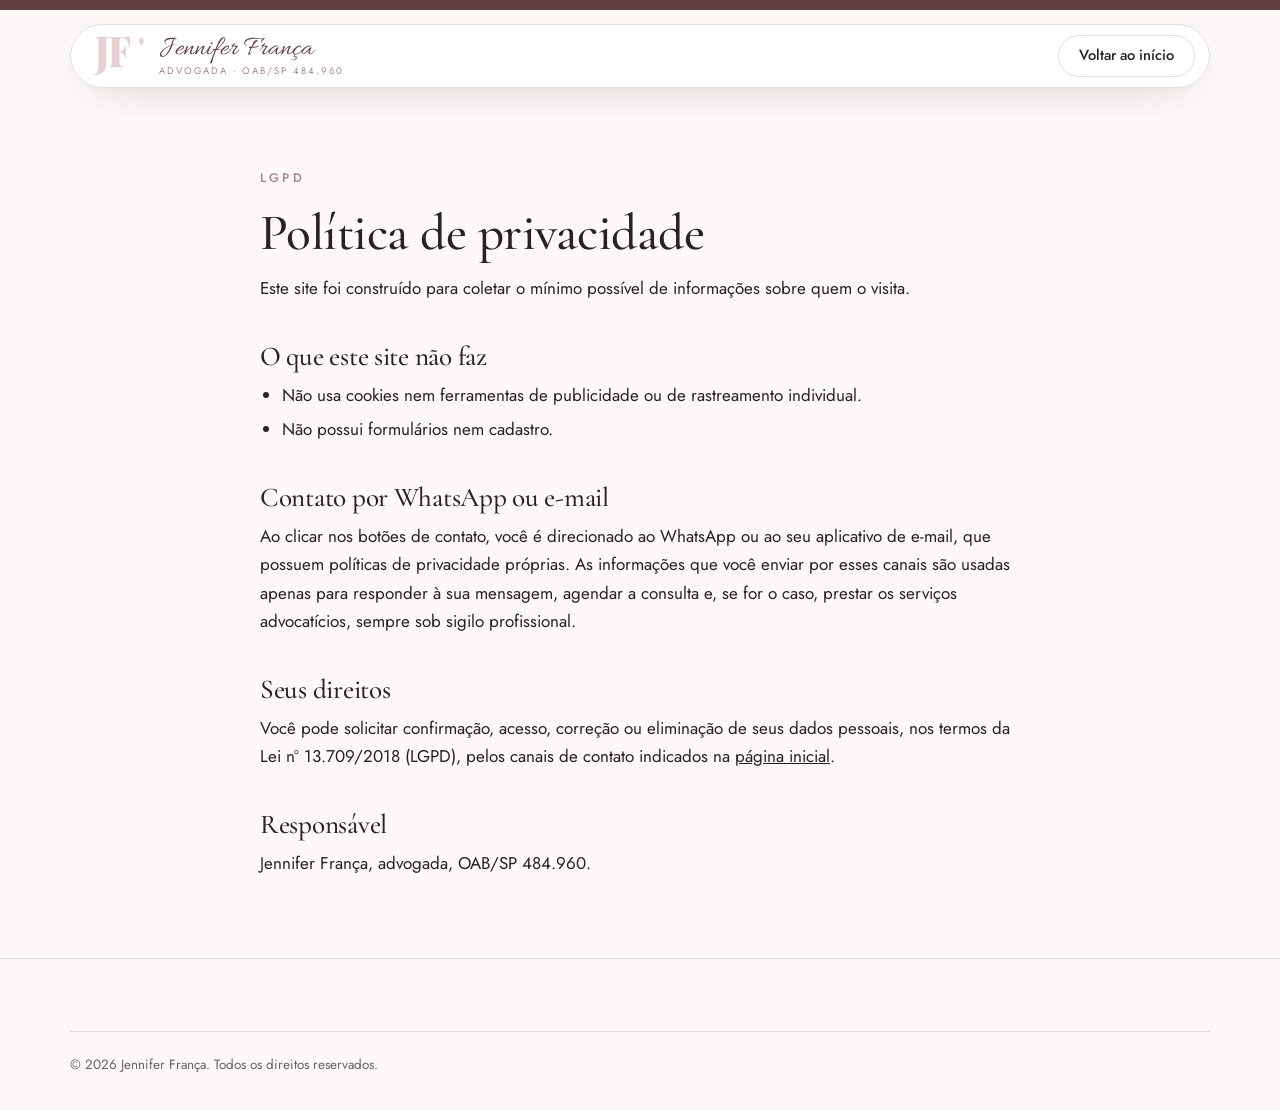
<file: privacidade.html>
<!doctype html>
<html lang="pt-BR">
<head>
  <meta charset="utf-8">
  <meta name="viewport" content="width=device-width, initial-scale=1">
  <title>Política de privacidade | Jennifer França, Advogada</title>
  <meta name="description" content="Como este site trata dados pessoais, nos termos da LGPD.">
  <meta name="theme-color" content="#643e43">
  <meta http-equiv="Content-Security-Policy" content="default-src 'none'; script-src 'self' https://static.cloudflareinsights.com; connect-src https://cloudflareinsights.com; style-src 'self'; font-src 'self'; img-src 'self' data:; base-uri 'none'; form-action 'none'">
  <!-- seo:start (bloco gerado por tools/build.js; não editar à mão) -->
  <link rel="canonical" href="https://jenniferfranca.adv.br/privacidade">
  <meta property="og:url" content="https://jenniferfranca.adv.br/privacidade">
  <meta property="og:image" content="https://jenniferfranca.adv.br/img/og.png">
  <meta property="og:image:width" content="1200">
  <meta property="og:image:height" content="630">
  <!-- seo:end -->
  <link rel="icon" href="img/favicon.svg" type="image/svg+xml">
  <link rel="stylesheet" href="css/style.css">
  <script src="js/main.js" defer></script>
</head>
<body>
  <div class="topband" aria-hidden="true"></div>
  <header class="nav-wrap">
    <nav class="nav" aria-label="Principal">
      <a class="brand" href="index.html" aria-label="Jennifer França, início">
        <img class="brand-mark" src="img/logo-mark.svg" alt="" width="250" height="184">
        <span class="brand-text">
          <span class="brand-name">Jennifer França</span>
          <span class="brand-sub">Advogada · OAB/SP 484.960</span>
        </span>
      </a>
      <a class="btn btn-ghost btn-sm" href="index.html">Voltar ao início</a>
    </nav>
  </header>

  <main class="container prose">
    <p class="eyebrow">LGPD</p>
    <h1>Política de privacidade</h1>
    <p>Este site foi construído para coletar o mínimo possível de informações sobre quem o visita.</p>

    <h2>O que este site não faz</h2>
    <ul>
      <li>Não usa cookies nem ferramentas de publicidade ou de rastreamento individual.</li>
      <li>Não possui formulários nem cadastro.</li>
    </ul>

    <h2>Contato por WhatsApp ou e-mail</h2>
    <p>Ao clicar nos botões de contato, você é direcionado ao WhatsApp ou ao seu aplicativo de e-mail, que possuem políticas de privacidade próprias. As informações que você enviar por esses canais são usadas apenas para responder à sua mensagem, agendar a consulta e, se for o caso, prestar os serviços advocatícios, sempre sob sigilo profissional.</p>

    <h2>Seus direitos</h2>
    <p>Você pode solicitar confirmação, acesso, correção ou eliminação de seus dados pessoais, nos termos da Lei nº 13.709/2018 (LGPD), pelos canais de contato indicados na <a href="index.html#contato">página inicial</a>.</p>

    <h2>Responsável</h2>
    <p>Jennifer França, advogada, OAB/SP 484.960.</p>
  </main>

  <footer class="footer">
    <div class="container footer-note">
      <p>© <span class="js-year">2026</span> Jennifer França. Todos os direitos reservados.</p>
    </div>
  </footer>
</body>
</html>
</file>
<file: css/style.css>
/* ==========================================================================
   Jennifer França · Advogada — folha de estilos
   Paleta e tipografia derivadas do papel timbrado usado nas petições.
   ========================================================================== */

@font-face { font-family: "Cormorant Garamond"; font-weight: 400; font-style: normal; font-display: swap; src: url("../fonts/cormorant-garamond-latin-400-normal.woff2") format("woff2"); }
@font-face { font-family: "Cormorant Garamond"; font-weight: 400; font-style: italic; font-display: swap; src: url("../fonts/cormorant-garamond-latin-400-italic.woff2") format("woff2"); }
@font-face { font-family: "Cormorant Garamond"; font-weight: 500; font-style: normal; font-display: swap; src: url("../fonts/cormorant-garamond-latin-500-normal.woff2") format("woff2"); }
@font-face { font-family: "Cormorant Garamond"; font-weight: 600; font-style: normal; font-display: swap; src: url("../fonts/cormorant-garamond-latin-600-normal.woff2") format("woff2"); }
@font-face { font-family: "Jost"; font-weight: 300; font-style: normal; font-display: swap; src: url("../fonts/jost-latin-300-normal.woff2") format("woff2"); }
@font-face { font-family: "Jost"; font-weight: 400; font-style: normal; font-display: swap; src: url("../fonts/jost-latin-400-normal.woff2") format("woff2"); }
@font-face { font-family: "Jost"; font-weight: 500; font-style: normal; font-display: swap; src: url("../fonts/jost-latin-500-normal.woff2") format("woff2"); }
@font-face { font-family: "Allura"; font-weight: 400; font-style: normal; font-display: swap; src: url("../fonts/allura-latin-400-normal.woff2") format("woff2"); }

:root {
  --wine: #643e43;        /* faixa do timbrado */
  --wine-deep: #4a2c31;
  --rose: #e8cfd1;        /* monograma JF */
  --rose-soft: #f5e9ea;
  --mauve: #a9828a;       /* "ADVOGADA - OAB/SP" */
  --paper: #fbf8f7;
  --white: #fff;
  --ink: #2b2022;
  --muted: #6f6063;
  --line: #e6dcdc;

  --serif: "Cormorant Garamond", Georgia, "Times New Roman", serif;
  --sans: "Jost", system-ui, -apple-system, "Segoe UI", Roboto, sans-serif;
  --script: "Allura", "Cormorant Garamond", cursive;

  --radius: 22px;
  --shadow: 0 24px 60px -28px rgba(74, 44, 49, .35);
  --gutter: clamp(16px, 5vw, 40px);
}

*, *::before, *::after { box-sizing: border-box; }
html { scroll-behavior: smooth; scroll-padding-top: 110px; -webkit-text-size-adjust: 100%; }
body { margin: 0; background: var(--paper); color: var(--ink); font: 400 1.0625rem/1.65 var(--sans); }
img, svg { max-width: 100%; display: block; }
a { color: inherit; }
h1, h2, h3, p, ul, ol, dl, dd, figure { margin: 0; }
ul, ol { padding: 0; list-style: none; }
h1, h2, h3 { font-family: var(--serif); font-weight: 500; line-height: 1.08; letter-spacing: -.01em; text-wrap: balance; }
h1 { font-size: clamp(2.5rem, 6vw, 4.1rem); }
h2 { font-size: clamp(2rem, 4.2vw, 3rem); }
h3 { font-size: 1.55rem; }
:focus-visible { outline: 2px solid var(--wine); outline-offset: 3px; border-radius: 4px; }

.container { width: min(1140px, 100% - 2 * var(--gutter)); margin-inline: auto; }
.sr-only { position: absolute; width: 1px; height: 1px; overflow: hidden; clip-path: inset(50%); white-space: nowrap; }
.skip { position: absolute; left: 12px; top: -60px; z-index: 100; background: var(--wine); color: #fff; padding: 10px 16px; border-radius: 8px; }
.skip:focus { top: 12px; }

.eyebrow { font-size: .78rem; font-weight: 500; letter-spacing: .26em; text-transform: uppercase; color: var(--mauve); margin-bottom: 18px; }
.ico { width: 20px; height: 20px; flex: none; fill: none; stroke: currentColor; stroke-width: 1.6; stroke-linecap: round; stroke-linejoin: round; }
.btn .ico { fill: currentColor; stroke: none; }

/* --- Faixa superior, como no timbrado --- */
.topband { height: 10px; background: var(--wine); }

/* --- Navegação --- */
.nav-wrap { position: sticky; top: 0; z-index: 50; padding: 14px var(--gutter) 0; }
.nav { width: min(1140px, 100%); margin-inline: auto; display: flex; align-items: center; justify-content: space-between; gap: 20px; background: rgba(255, 255, 255, .94); backdrop-filter: blur(10px); border: 1px solid var(--line); border-radius: 999px; padding: 10px 14px 10px 22px; box-shadow: 0 14px 40px -24px rgba(74, 44, 49, .4); }
.brand { display: flex; align-items: center; gap: 12px; text-decoration: none; }
.brand-mark { height: 40px; width: auto; }
.brand-text { display: grid; line-height: 1; }
.brand-name { font: 400 1.75rem/1 var(--script); color: var(--wine); }
.brand-sub { font-size: .6rem; letter-spacing: .2em; text-transform: uppercase; color: var(--mauve); margin-top: 3px; }
.menu { display: flex; align-items: center; gap: clamp(14px, 2.2vw, 30px); font-size: .95rem; }
.menu a:not(.btn) { text-decoration: none; padding: 6px 0; border-bottom: 1px solid transparent; transition: border-color .2s, color .2s; }
.menu a:not(.btn):hover { color: var(--wine); border-color: var(--wine); }
.nav-toggle { display: none; width: 44px; height: 44px; border: 1px solid var(--line); border-radius: 50%; background: var(--white); cursor: pointer; }
.bars, .bars::before, .bars::after { display: block; width: 18px; height: 1.5px; background: var(--wine); margin-inline: auto; transition: transform .2s; }
.bars { position: relative; }
.bars::before, .bars::after { content: ""; position: absolute; left: 0; }
.bars::before { top: -6px; } .bars::after { top: 6px; }

/* --- Botões --- */
.btn { display: inline-flex; align-items: center; justify-content: center; gap: 10px; padding: 15px 26px; border-radius: 999px; font: 500 1rem/1.2 var(--sans); text-decoration: none; border: 1px solid transparent; transition: background .2s, transform .2s, box-shadow .2s, border-color .2s; }
.btn:hover { transform: translateY(-1px); }
.btn-sm { padding: 11px 20px; font-size: .92rem; }
.btn-primary { background: var(--wine); color: #fff; box-shadow: 0 14px 30px -14px rgba(100, 62, 67, .8); }
.btn-primary:hover { background: var(--wine-deep); }
.btn-ghost { background: var(--white); border-color: var(--line); color: var(--ink); }
.btn-ghost:hover { border-color: var(--wine); }
.btn-light { background: var(--white); color: var(--wine); }

/* --- Início --- */
.hero { display: grid; grid-template-columns: 1.15fr .85fr; gap: clamp(32px, 6vw, 80px); align-items: center; padding-block: clamp(48px, 8vw, 96px); }
.lead { font-size: 1.2rem; font-weight: 300; color: var(--muted); max-width: 34em; margin-top: 24px; }
.actions { display: flex; flex-wrap: wrap; gap: 12px; margin-top: 32px; }
.facts { display: flex; flex-wrap: wrap; gap: 8px 22px; margin-top: 28px; font-size: .88rem; color: var(--muted); }
.facts li { display: flex; align-items: center; gap: 9px; }
.facts li::before, .card li::before { content: ""; width: 6px; height: 6px; background: var(--mauve); transform: rotate(45deg); flex: none; }

.portrait { position: relative; aspect-ratio: 4 / 5; border-radius: var(--radius); overflow: hidden; background: linear-gradient(170deg, var(--white) 30%, var(--rose-soft)); border: 1px solid var(--line); box-shadow: var(--shadow); }
.portrait > img { width: 100%; height: 100%; object-fit: cover; }
.portrait-art { position: absolute; inset: 0 0 18%; display: grid; place-items: center; padding: 8%; }
.portrait-art img { width: 100%; height: auto; }
.portrait figcaption { position: absolute; inset: auto 0 0; padding: 60px 26px 24px; background: linear-gradient(to top, rgba(74, 44, 49, .92), rgba(74, 44, 49, 0)); color: #fff; display: grid; gap: 6px; }
.cap-label { font-size: .68rem; letter-spacing: .22em; text-transform: uppercase; opacity: .85; }
.cap-text { font: 400 1.5rem/1.2 var(--serif); }

/* --- Seções --- */
.section { padding-block: clamp(64px, 9vw, 112px); }
.container.section { border-top: 1px solid var(--line); }
.section-head { display: grid; grid-template-columns: 1.1fr .9fr; gap: 24px 60px; align-items: end; margin-bottom: 44px; }
.aside { color: var(--muted); font-weight: 300; }
.split { display: grid; grid-template-columns: .9fr 1.1fr; gap: 40px clamp(32px, 6vw, 90px); align-items: start; }
.split .aside { margin-top: 18px; max-width: 26em; }

/* --- Cartões das áreas --- */
.cards { display: grid; grid-template-columns: repeat(2, 1fr); gap: 20px; }
.card { background: var(--white); border: 1px solid var(--line); border-radius: var(--radius); overflow: hidden; transition: transform .25s, box-shadow .25s; }
.card:hover { transform: translateY(-4px); box-shadow: var(--shadow); }
.card header { display: flex; align-items: center; justify-content: space-between; gap: 12px; background: var(--wine); color: #fff; padding: 20px 26px; font-size: .72rem; letter-spacing: .2em; text-transform: uppercase; }
.card header .ico { width: 24px; height: 24px; color: var(--rose); }
.card-body { padding: 26px; }
.card p { color: var(--muted); font-size: .97rem; margin-top: 10px; }
.card ul { margin-top: 18px; display: grid; gap: 9px; font-size: .97rem; }
.card li { display: flex; align-items: center; gap: 12px; }
.card h3 a { text-decoration: none; }
.card h3 a:hover { color: var(--wine); }
.more { display: inline-block; margin-top: 22px; font-size: .92rem; font-weight: 500; color: var(--wine); text-underline-offset: 5px; text-decoration-thickness: 1px; }
.more::after { content: " \2192"; }

/* --- Como funciona (fundo vinho) --- */
.section-dark { background: var(--wine); color: #fff; }
.section-dark .eyebrow { color: var(--rose); }
.section-dark .aside { color: rgba(255, 255, 255, .75); }
.steps li { display: grid; grid-template-columns: 56px 1fr; gap: 8px; padding-block: 24px; border-top: 1px solid rgba(255, 255, 255, .2); }
.steps li:last-child { border-bottom: 1px solid rgba(255, 255, 255, .2); }
.num { font-size: .8rem; font-weight: 500; letter-spacing: .14em; color: var(--rose); padding-top: 8px; }
.steps p { color: rgba(255, 255, 255, .78); font-weight: 300; margin-top: 4px; }

/* --- A advogada --- */
.about { display: grid; grid-template-columns: .8fr 1.2fr; gap: clamp(32px, 6vw, 90px); align-items: center; }
.about-mark { aspect-ratio: 1; border-radius: var(--radius); background: var(--white); border: 1px solid var(--line); display: grid; place-items: center; padding: 18%; }
.about-mark img { width: 100%; height: auto; }
.about-photo { border-radius: var(--radius); overflow: hidden; box-shadow: var(--shadow); }
.about-photo img { width: 100%; height: auto; }
.script-title { font: 400 clamp(3.2rem, 7vw, 4.6rem)/1.1 var(--script); color: var(--wine); letter-spacing: 0; margin-bottom: 18px; }
.about p + p { margin-top: 14px; }
.about p:not(.eyebrow) { max-width: 36em; }
.info { display: grid; grid-template-columns: repeat(3, 1fr); margin-top: 34px; background: var(--white); border: 1px solid var(--line); border-radius: var(--radius); }
.info > div { padding: 20px 22px; }
.info > div + div { border-left: 1px solid var(--line); }
address { font-style: normal; }
dt { font-size: .74rem; letter-spacing: .14em; text-transform: uppercase; color: var(--mauve); margin-bottom: 6px; }
.info dd { font: 500 1.2rem/1.3 var(--serif); }

/* --- Dúvidas --- */
.faq details { border-top: 1px solid var(--line); }
.faq details:last-child { border-bottom: 1px solid var(--line); }
.faq summary { display: flex; justify-content: space-between; align-items: center; gap: 20px; padding: 22px 4px; cursor: pointer; font-weight: 500; list-style: none; }
.faq summary::-webkit-details-marker { display: none; }
.faq summary::after { content: "+"; font: 300 1.7rem/1 var(--sans); color: var(--mauve); transition: transform .2s; }
.faq details[open] summary::after { transform: rotate(45deg); }
.faq details p { padding: 0 40px 24px 4px; color: var(--muted); }

/* --- Contato --- */
.contact { display: grid; grid-template-columns: 1.1fr .9fr; gap: 40px 60px; align-items: center; background: var(--wine); color: #fff; border-radius: calc(var(--radius) + 8px); padding: clamp(28px, 5vw, 64px); position: relative; overflow: hidden; }
.contact::after { content: "JF"; position: absolute; right: -10px; bottom: -70px; font: 600 17rem/1 var(--serif); letter-spacing: -.08em; color: rgba(255, 255, 255, .05); pointer-events: none; }
.contact .eyebrow { color: var(--rose); }
.contact p:not(.eyebrow) { margin-top: 16px; color: rgba(255, 255, 255, .8); font-weight: 300; max-width: 30em; }
.contact-list { position: relative; z-index: 1; display: grid; }
.contact-list > div { padding-block: 16px; border-top: 1px solid rgba(255, 255, 255, .2); }
.contact-list > div:last-child { border-bottom: 1px solid rgba(255, 255, 255, .2); }
.contact-list dt { color: var(--rose); }
.contact-list dd { font: 500 1.3rem/1.3 var(--serif); overflow-wrap: anywhere; }
.contact-list a { text-decoration-thickness: 1px; text-underline-offset: 4px; }

/* --- Rodapé --- */
.footer { border-top: 1px solid var(--line); padding-block: 44px 34px; font-size: .92rem; }
.footer-grid { display: flex; flex-wrap: wrap; justify-content: space-between; align-items: center; gap: 20px; }
.footer-sign { font: 400 2.3rem/1 var(--script); color: var(--wine); }
.footer-sub { font-size: .66rem; letter-spacing: .22em; text-transform: uppercase; color: var(--mauve); margin-top: 4px; }
.footer-links { display: flex; flex-wrap: wrap; gap: 10px 26px; }
.footer-note { margin-top: 28px; padding-top: 22px; border-top: 1px solid var(--line); color: var(--muted); font-size: .84rem; display: grid; gap: 8px; }

/* --- Páginas das áreas --- */
.page-hero { padding-block: clamp(36px, 6vw, 72px) clamp(48px, 7vw, 88px); }
.page-hero h1 { max-width: 16em; }
.crumbs { display: flex; flex-wrap: wrap; gap: 8px; font-size: .86rem; color: var(--muted); margin-bottom: 36px; }
.crumbs a { text-underline-offset: 4px; text-decoration-thickness: 1px; }
.topics { display: grid; grid-template-columns: repeat(3, 1fr); gap: 20px; }
.topic { background: var(--white); border: 1px solid var(--line); border-radius: var(--radius); padding: 26px; border-top: 3px solid var(--wine); }
.topic p { color: var(--muted); font-size: .97rem; margin-top: 10px; }
.other-areas { display: flex; flex-wrap: wrap; gap: 12px; }
.other-areas a { display: inline-block; padding: 12px 22px; border: 1px solid var(--line); border-radius: 999px; background: var(--white); text-decoration: none; font: 500 1.25rem/1.2 var(--serif); transition: border-color .2s, color .2s; }
.other-areas a:hover { border-color: var(--wine); color: var(--wine); }

/* --- Página de texto (privacidade) --- */
.prose { max-width: 760px; padding-block: clamp(40px, 7vw, 80px); }
.prose h1 { font-size: clamp(2.2rem, 5vw, 3.2rem); margin-bottom: 12px; }
.prose h2 { font-size: 1.7rem; margin: 40px 0 10px; }
.prose p + p { margin-top: 12px; }
.prose ul { list-style: disc; padding-left: 22px; margin-top: 10px; display: grid; gap: 6px; }

/* --- Responsivo --- */
@media (max-width: 980px) {
  .topics { grid-template-columns: repeat(2, 1fr); }
  .nav-toggle { display: block; }
  .nav { border-radius: 28px; flex-wrap: wrap; }
  .menu { display: none; width: 100%; flex-direction: column; align-items: stretch; gap: 0; padding: 8px 6px 10px; }
  .menu.open { display: flex; }
  .menu a:not(.btn) { display: block; padding: 13px 4px; border-bottom: 1px solid var(--line); }
  .menu .btn { margin-top: 14px; width: 100%; }
  .nav-toggle[aria-expanded="true"] .bars { background: transparent; }
  .nav-toggle[aria-expanded="true"] .bars::before { transform: translateY(6px) rotate(45deg); }
  .nav-toggle[aria-expanded="true"] .bars::after { transform: translateY(-6px) rotate(-45deg); }
}
@media (max-width: 820px) {
  .hero, .section-head, .split, .about, .contact, .cards { grid-template-columns: 1fr; }
  .portrait { max-width: 440px; width: 100%; margin-inline: auto; }
  .about-mark { max-width: 260px; }
  .about-photo { max-width: 440px; }
  .info { grid-template-columns: 1fr; }
  .info > div + div { border-left: 0; border-top: 1px solid var(--line); }
}
@media (max-width: 620px) {
  .topics { grid-template-columns: 1fr; }
  .actions .btn { width: 100%; }
  .brand-name { font-size: 1.5rem; }
  .brand-sub { font-size: .52rem; letter-spacing: .14em; }
}
@media (prefers-reduced-motion: reduce) {
  html { scroll-behavior: auto; }
  *, *::before, *::after { transition: none !important; }
}
@media print {
  .nav-wrap, .actions, .nav-toggle { display: none; }
  .section-dark, .contact { background: none; color: var(--ink); }
}
</file>
